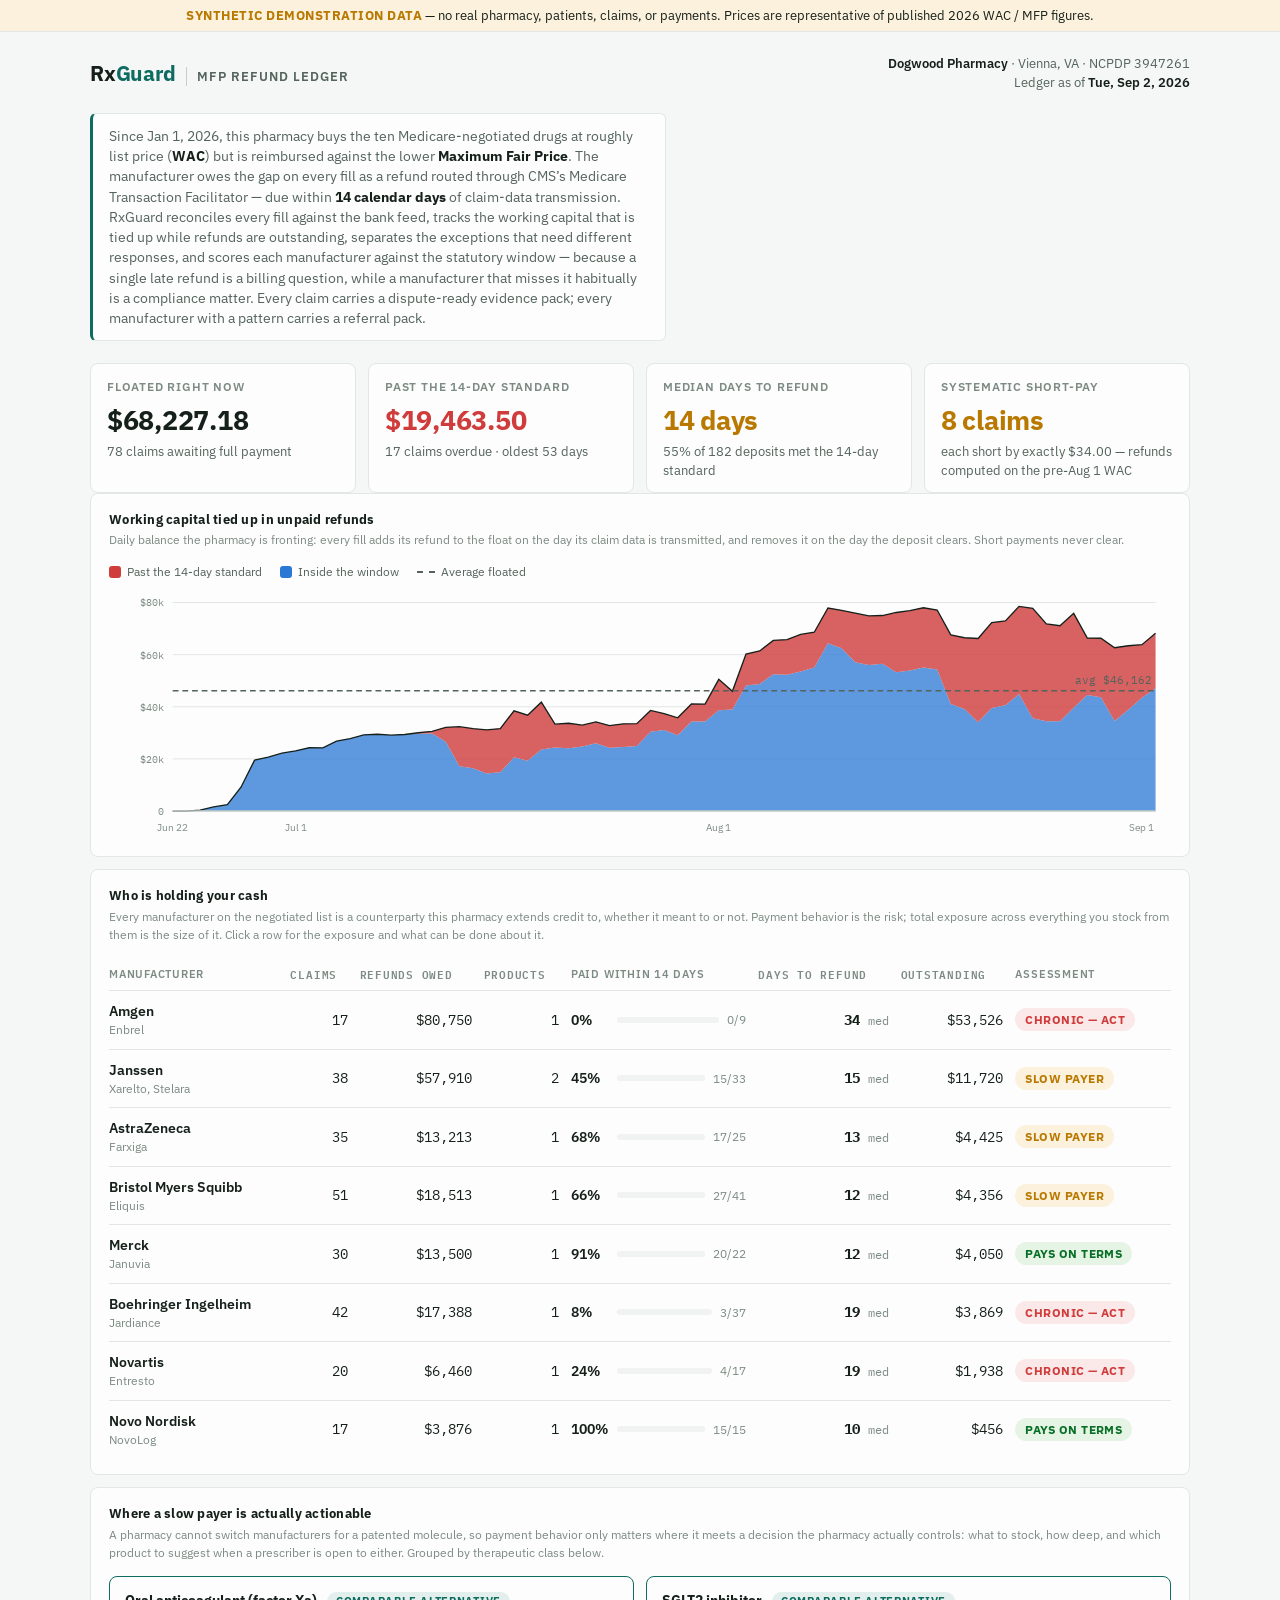
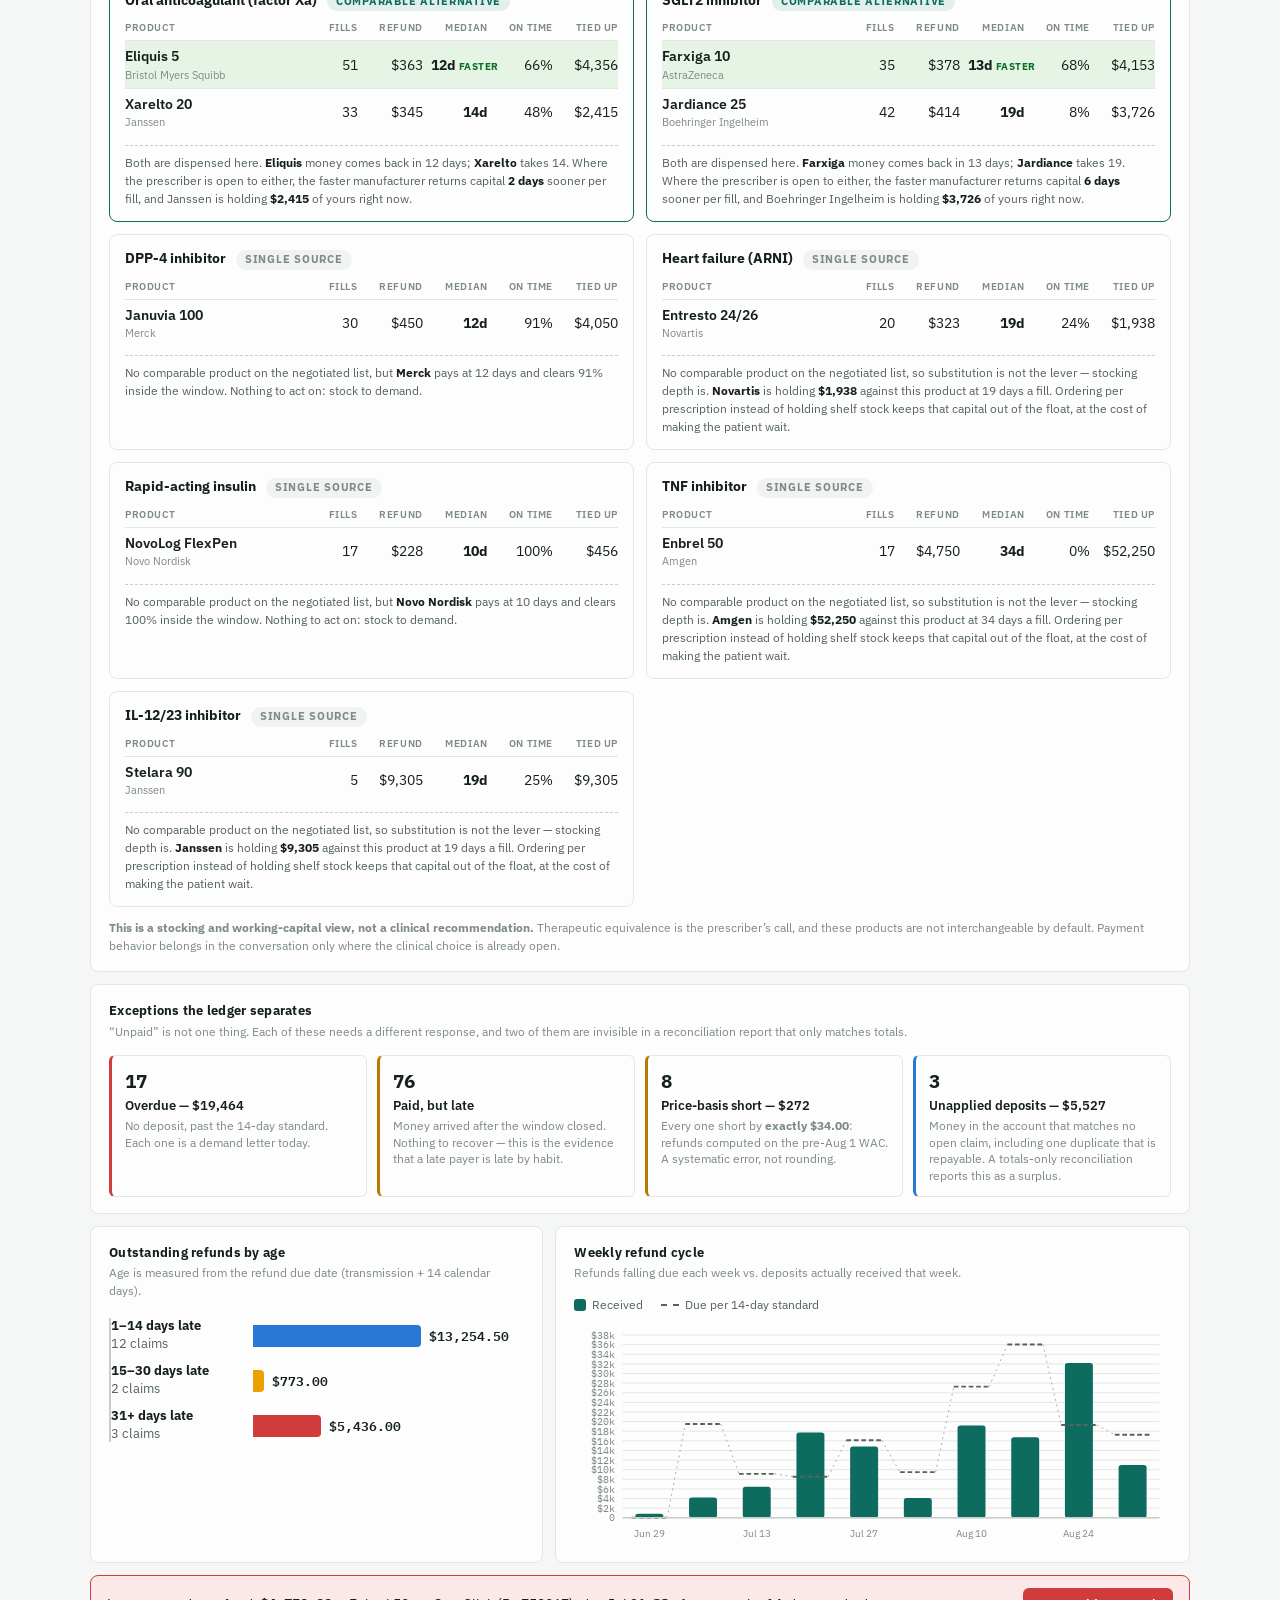
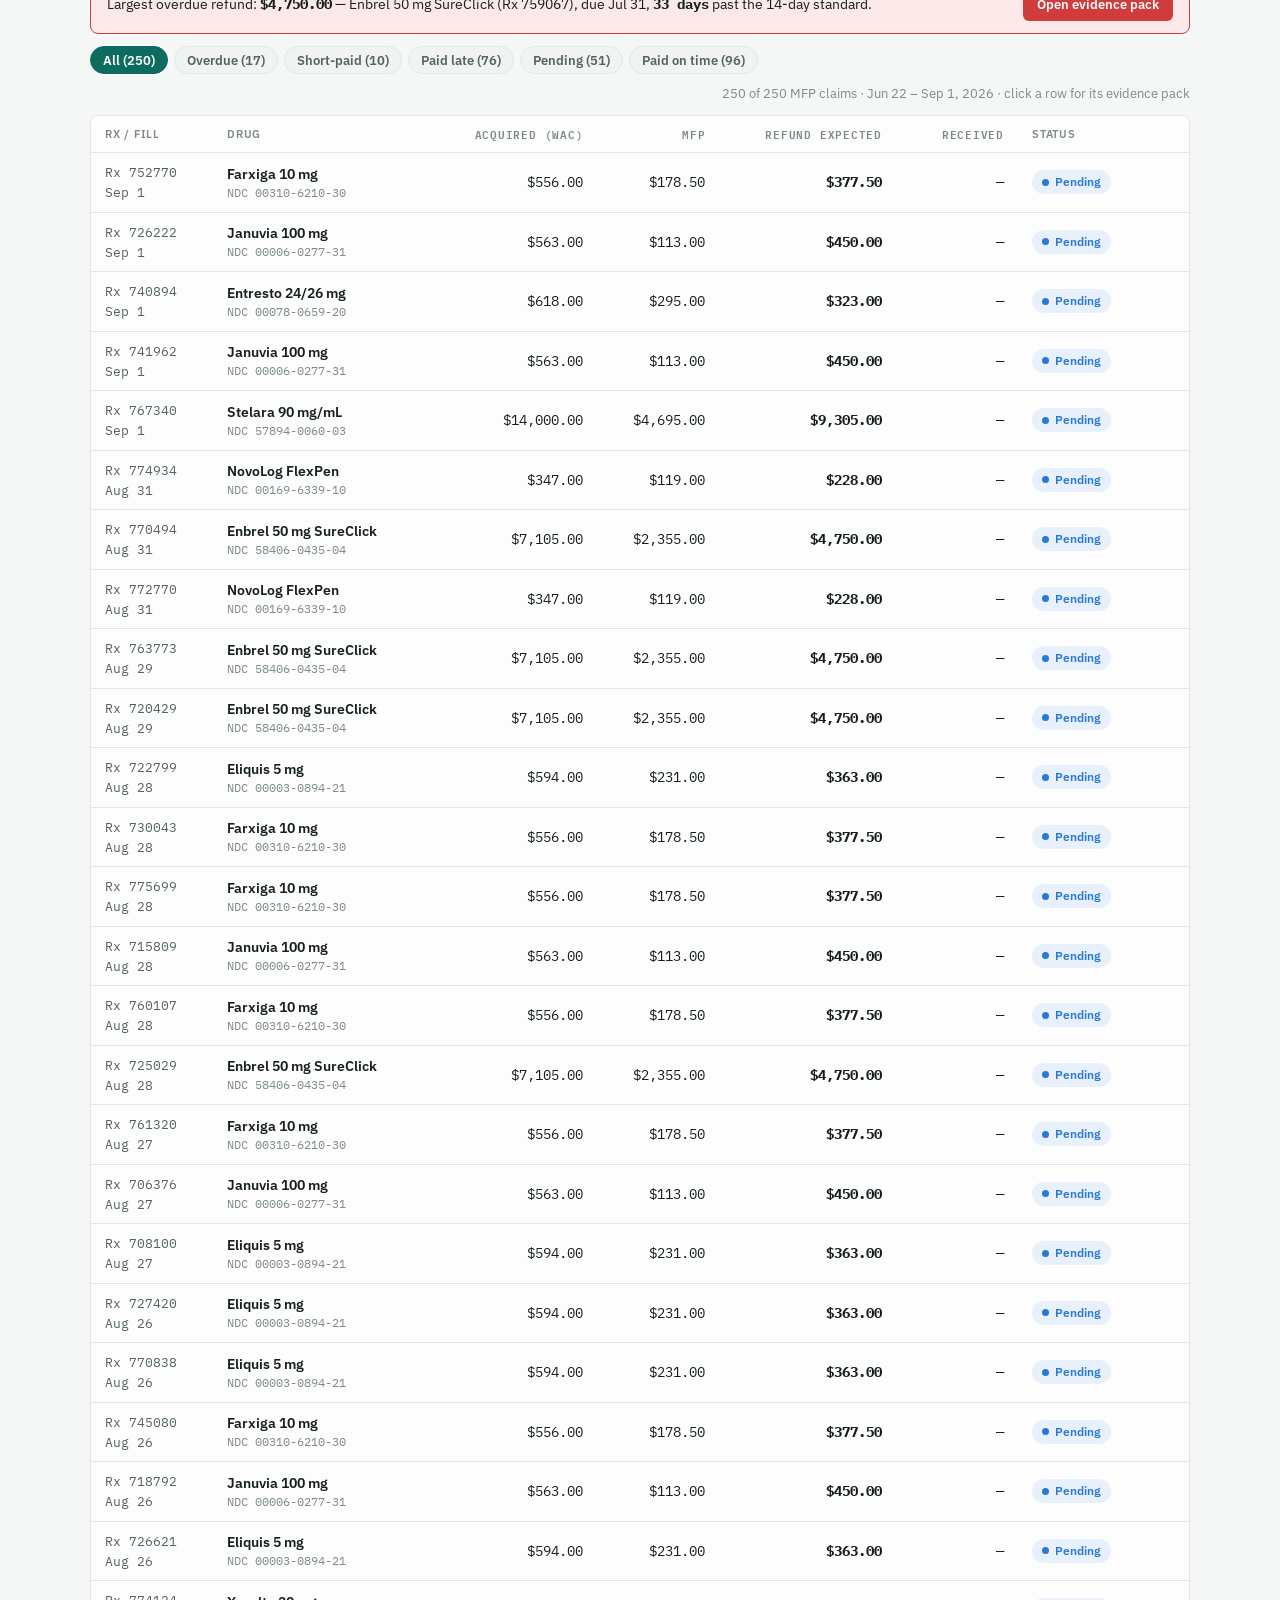
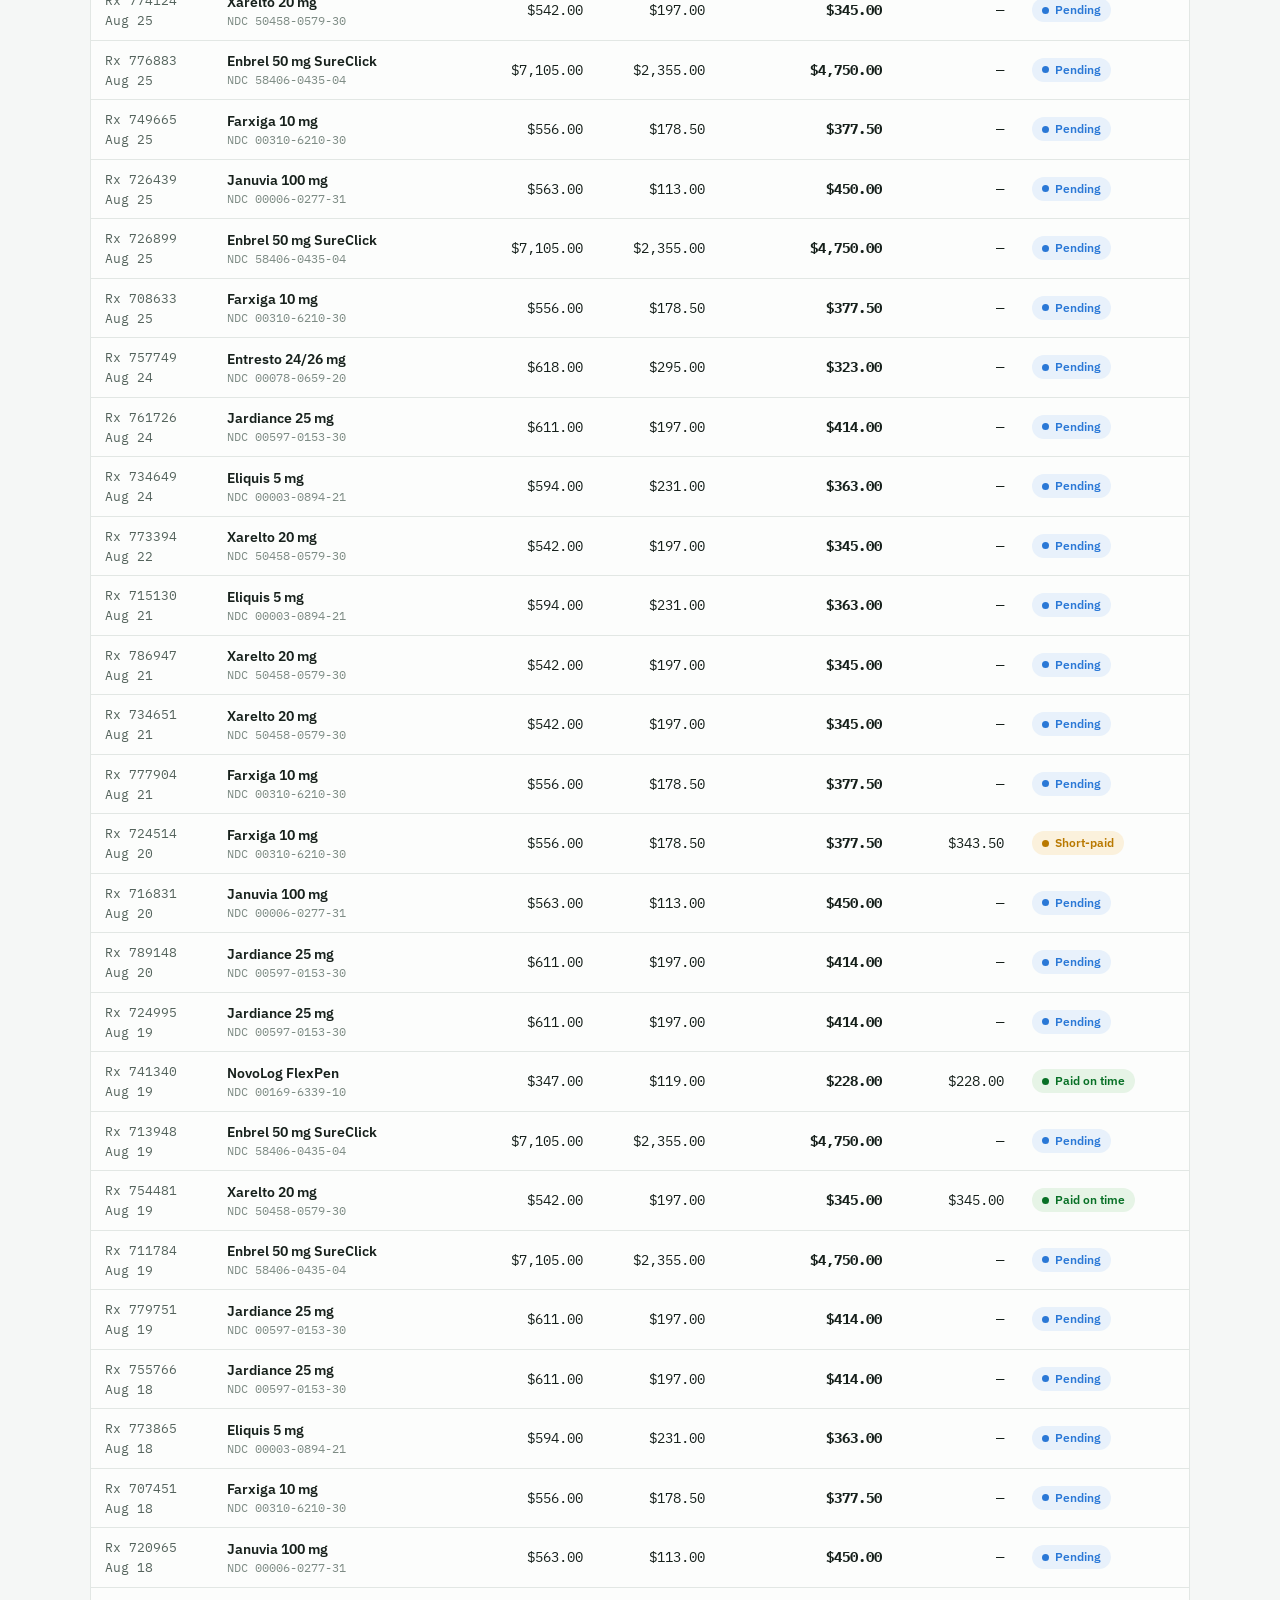
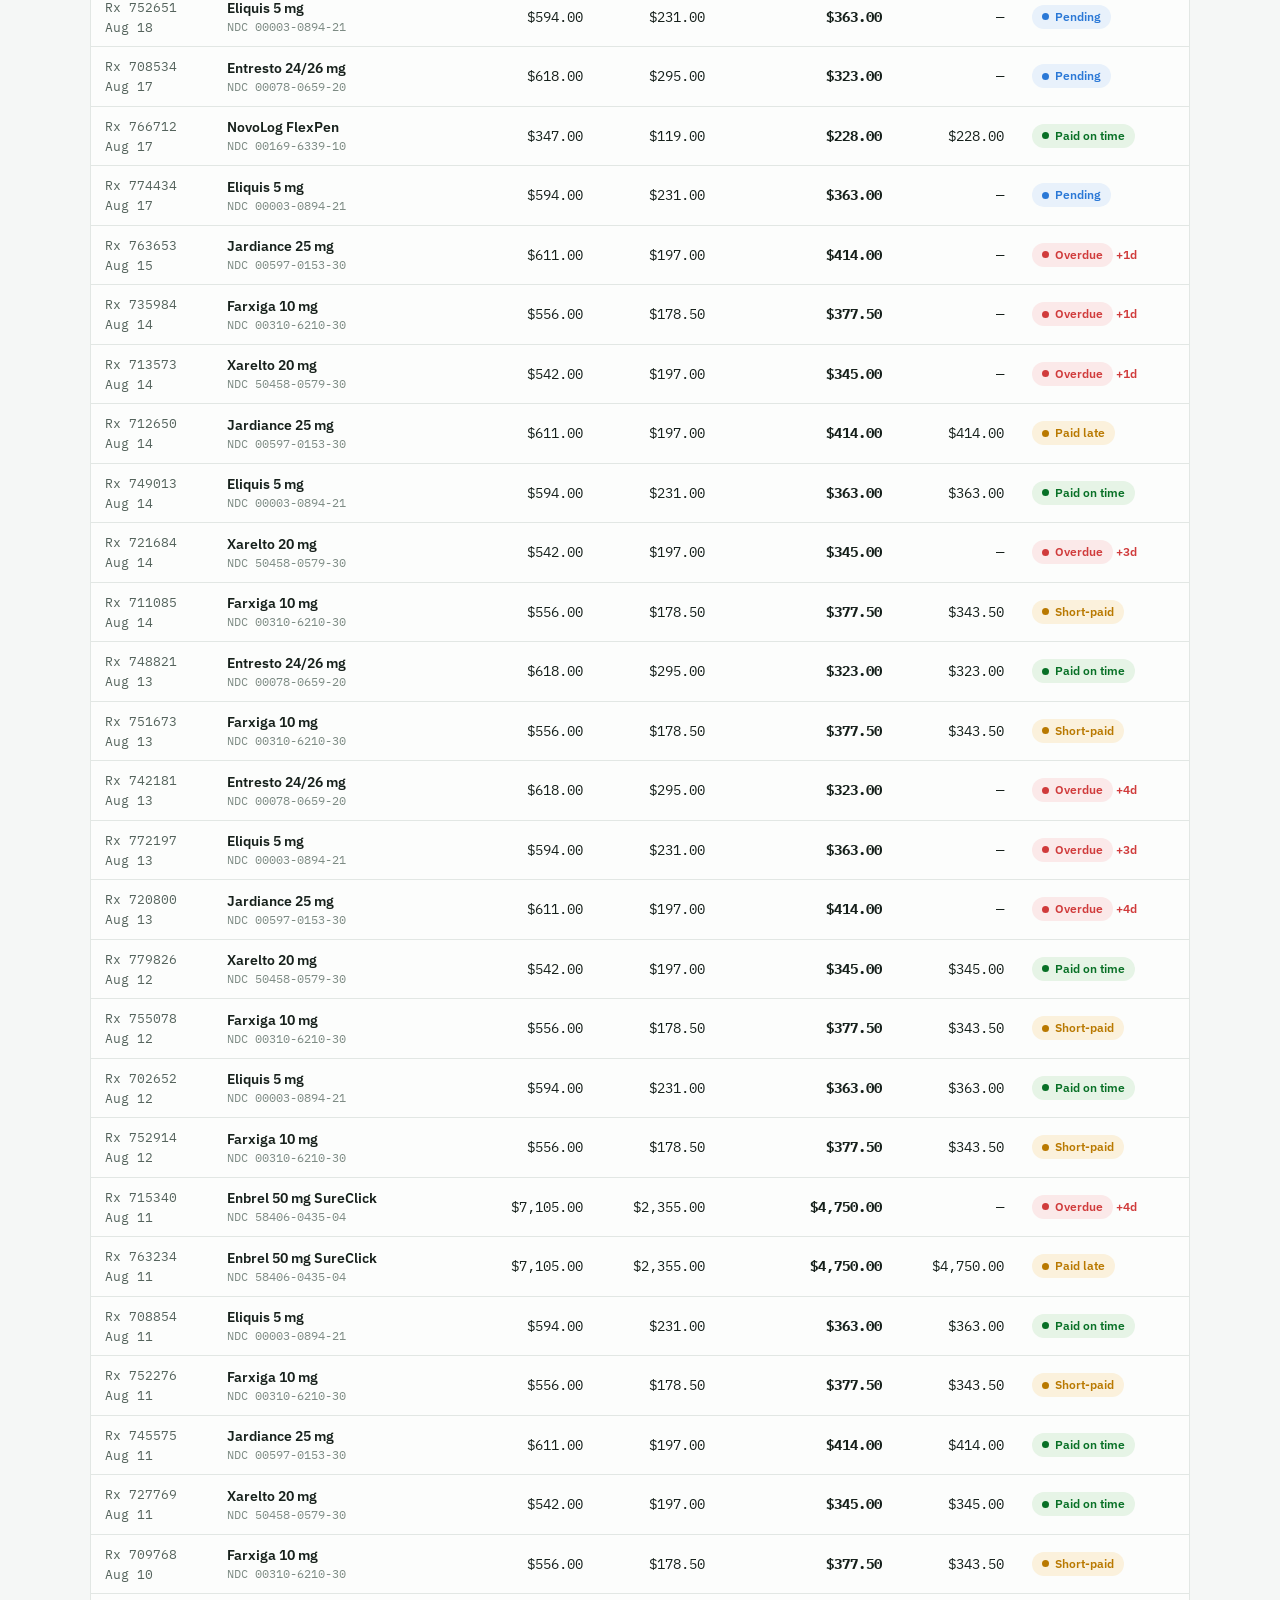
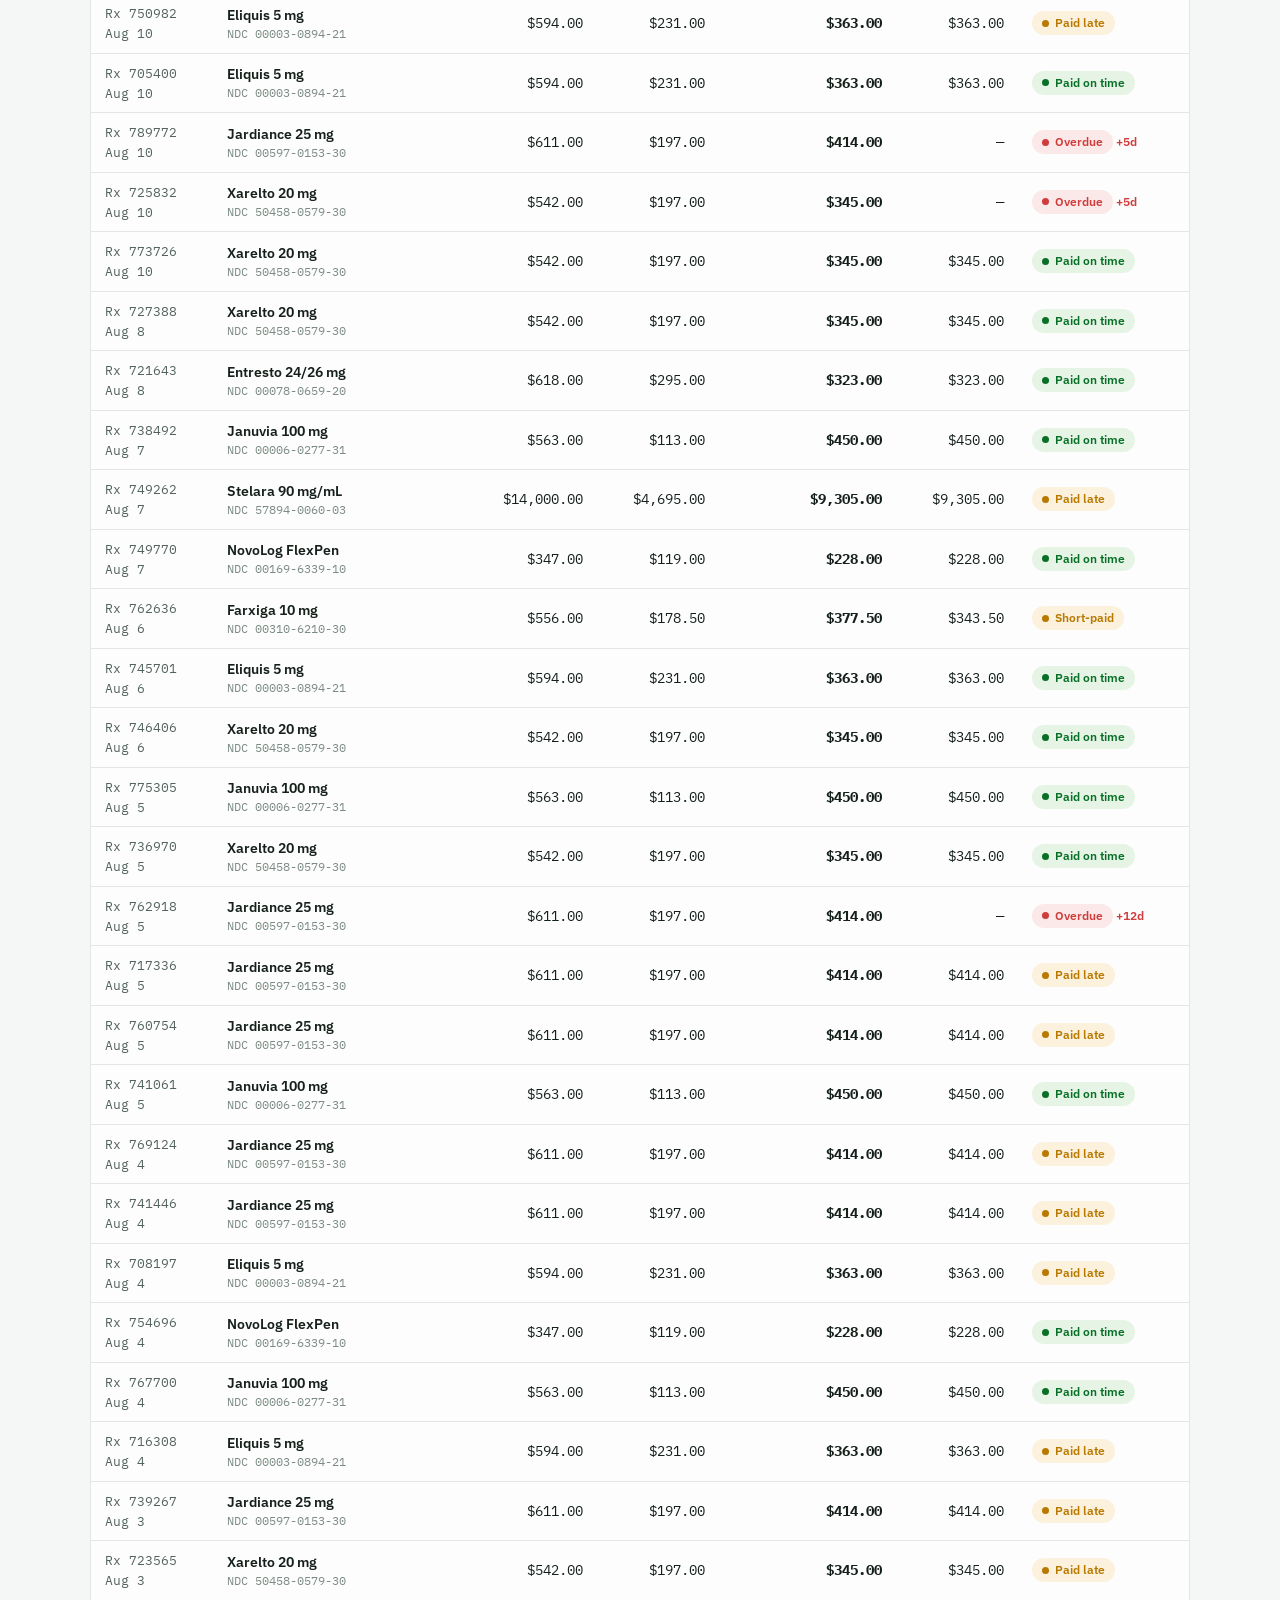
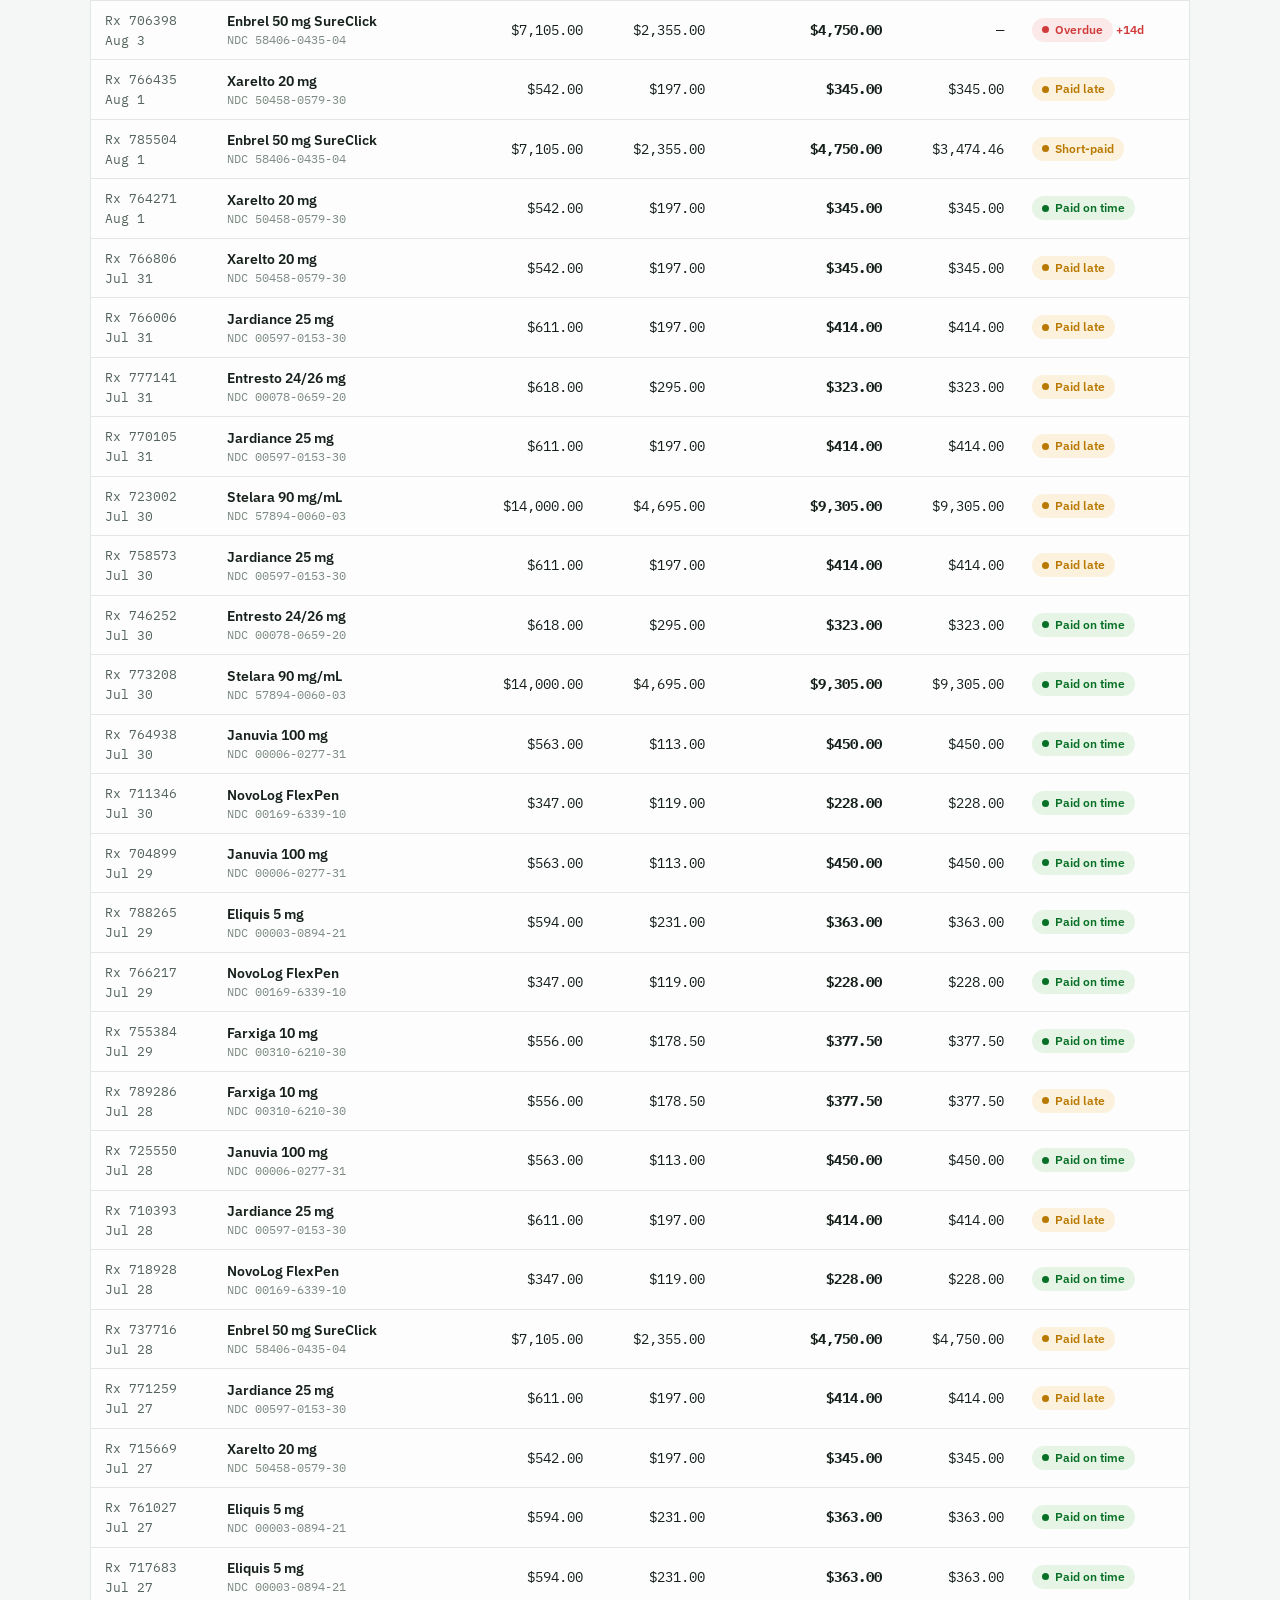
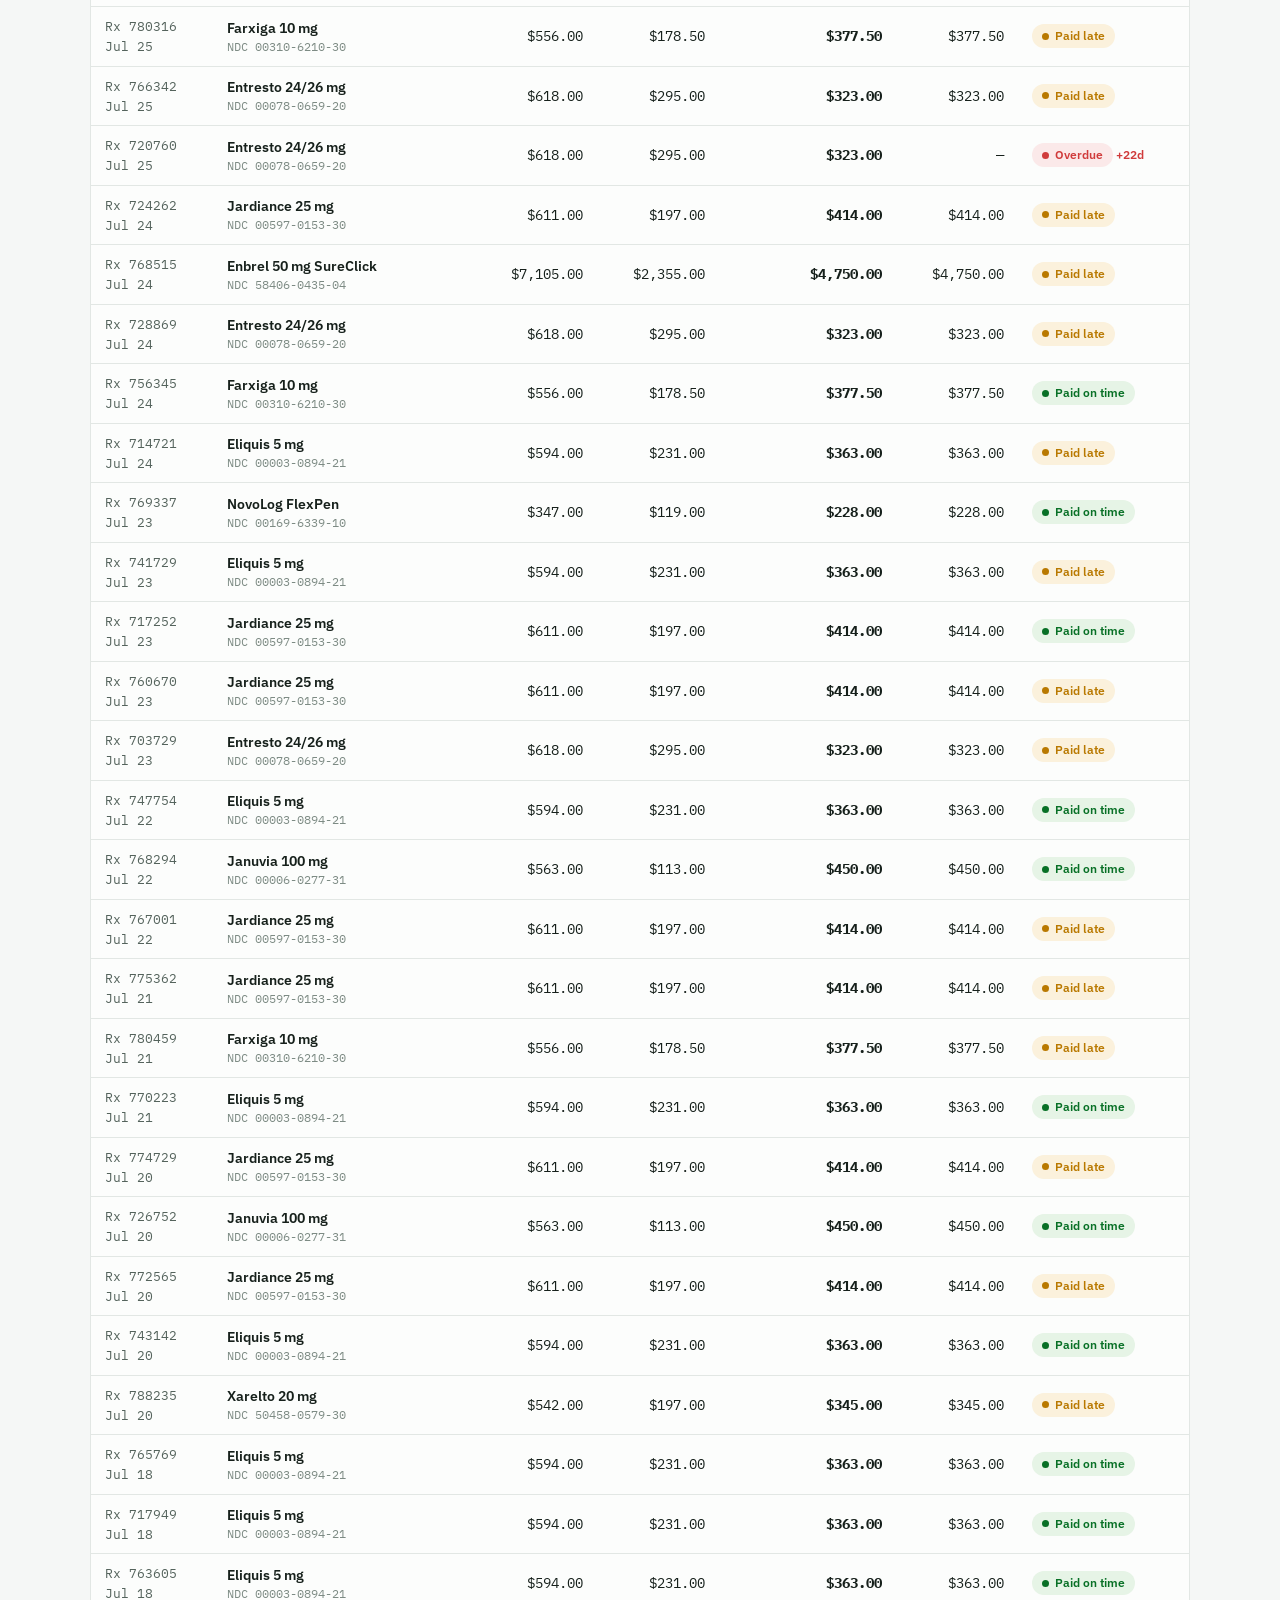
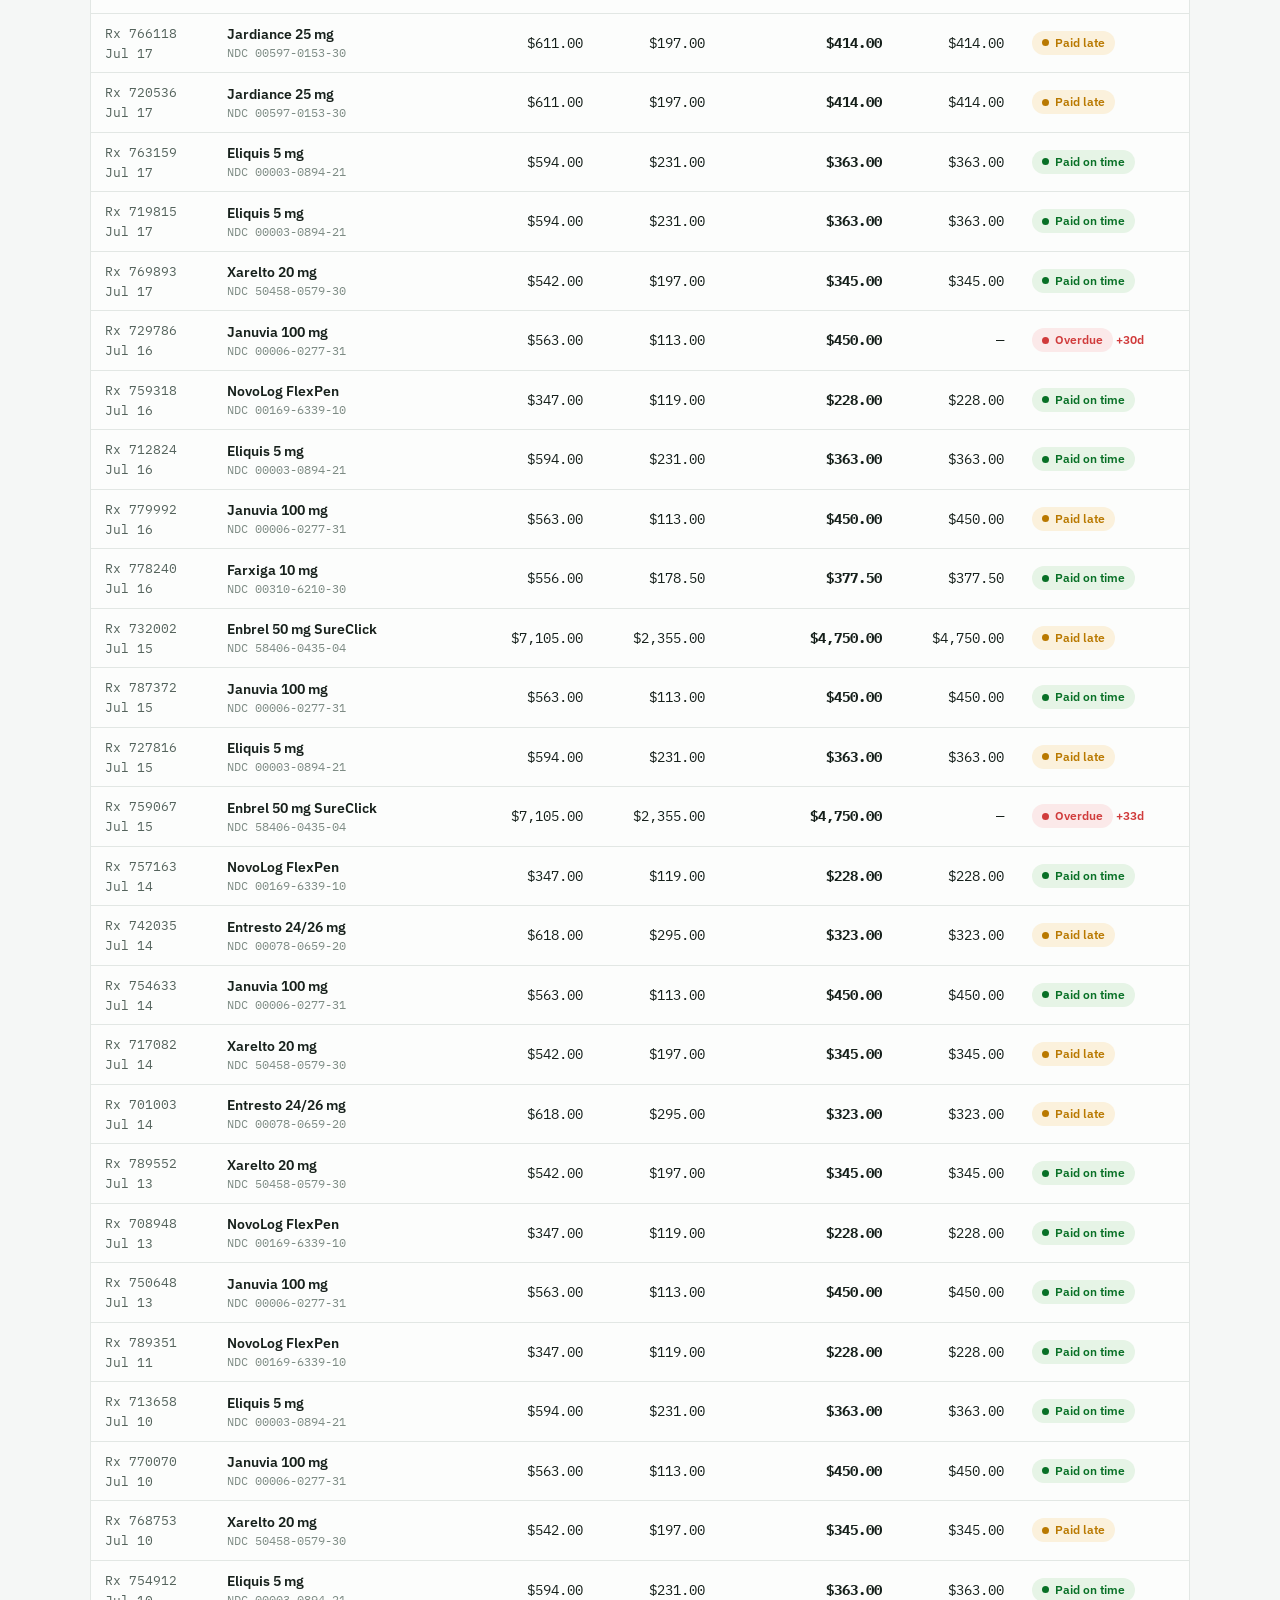
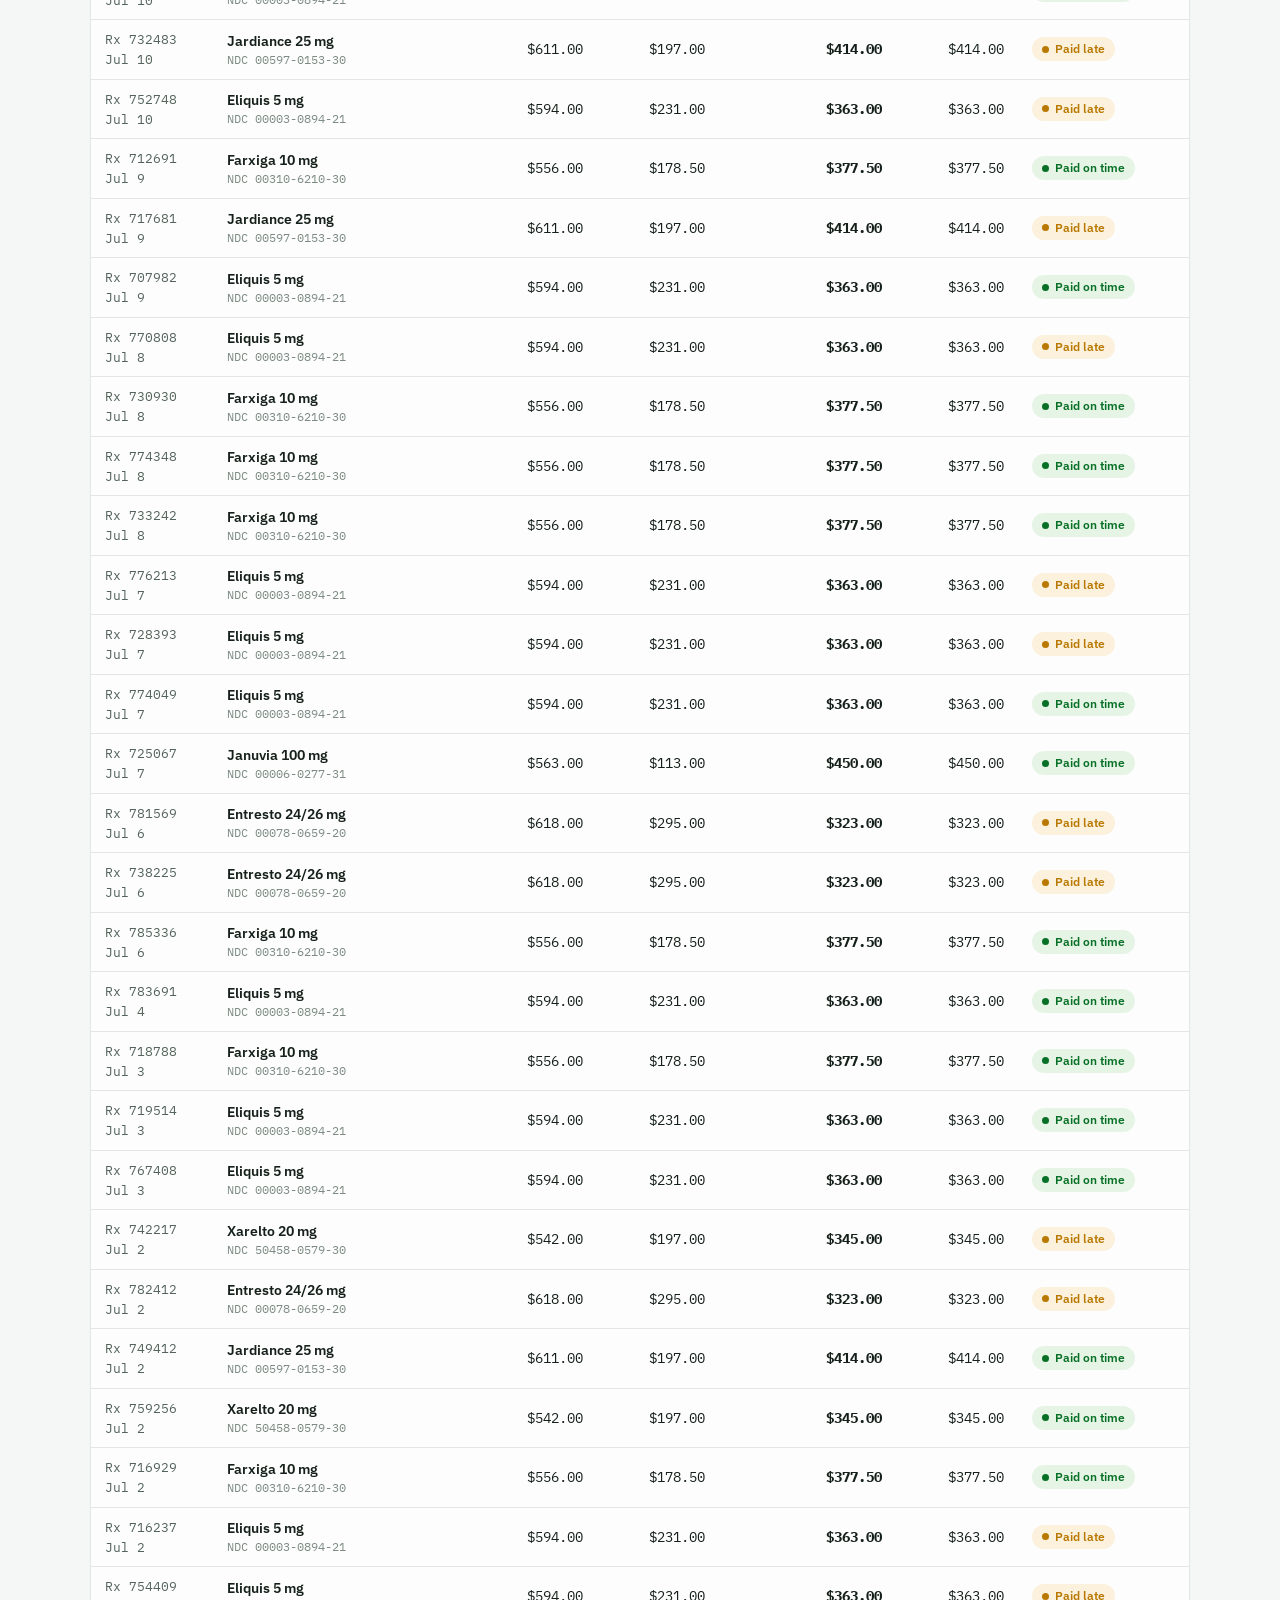
<file: web/mfp.html>
<!doctype html>
<html lang="en">
<head>
<meta charset="utf-8">
<meta name="viewport" content="width=device-width, initial-scale=1">
<meta name="robots" content="noindex">
<title>RxGuard MFP Ledger</title>
</head>
<body>
<link rel="stylesheet" href="https://fonts.googleapis.com/css2?family=IBM+Plex+Sans:wght@400;500;600;700&family=IBM+Plex+Mono:wght@400;500;600&display=swap">
<style>
  :root {
    color-scheme: light;
    --page: #f5f7f6;
    --surface: #fcfdfc;
    --surface-2: #f0f3f1;
    --ink: #16201b;
    --ink-2: #54635c;
    --muted: #7d8b84;
    --line: #e2e7e4;
    --baseline: #c6cec9;
    --accent: #0d6b60;
    --accent-soft: #e2efec;
    --on-accent: #ffffff;
    --pending: #2a78d6;      --pending-bg: #e8f1fb;
    --paid: #0ca30c;         --paid-text: #087026;  --paid-bg: #e6f4e6;
    --short: #b97900;        --short-bg: #fbf1dc;
    --overdue: #d03b3b;      --overdue-bg: #fbe9e9;
    --age-1: #2a78d6; --age-2: #eda100; --age-3: #d03b3b;
    --shadow: 0 12px 32px rgba(22,32,27,.14);
    --mono: "IBM Plex Mono", ui-monospace, "Cascadia Mono", Consolas, monospace;
    --sans: "IBM Plex Sans", "Segoe UI", system-ui, -apple-system, sans-serif;
  }
  @media (prefers-color-scheme: dark) {
    :root:not([data-theme="light"]) {
      color-scheme: dark;
      --page: #0e1210;
      --surface: #171d1a;
      --surface-2: #1e2622;
      --ink: #eef3f0;
      --ink-2: #a9b6af;
      --muted: #78857e;
      --line: #29322d;
      --baseline: #39433d;
      --accent: #4bb8a7;
      --accent-soft: #16302b;
      --on-accent: #0c1512;
      --pending: #3987e5;      --pending-bg: #17273a;
      --paid: #0ca30c;         --paid-text: #45c06c;  --paid-bg: #14291a;
      --short: #d99a1c;        --short-bg: #322611;
      --overdue: #e15e5e;      --overdue-bg: #351a1a;
      --age-1: #3987e5; --age-2: #c98500; --age-3: #d03b3b;
      --shadow: 0 12px 32px rgba(0,0,0,.5);
    }
  }
  :root[data-theme="dark"] {
    color-scheme: dark;
    --page: #0e1210;
    --surface: #171d1a;
    --surface-2: #1e2622;
    --ink: #eef3f0;
    --ink-2: #a9b6af;
    --muted: #78857e;
    --line: #29322d;
    --baseline: #39433d;
    --accent: #4bb8a7;
    --accent-soft: #16302b;
    --on-accent: #0c1512;
    --pending: #3987e5;      --pending-bg: #17273a;
    --paid: #0ca30c;         --paid-text: #45c06c;  --paid-bg: #14291a;
    --short: #d99a1c;        --short-bg: #322611;
    --overdue: #e15e5e;      --overdue-bg: #351a1a;
    --age-1: #3987e5; --age-2: #c98500; --age-3: #d03b3b;
    --shadow: 0 12px 32px rgba(0,0,0,.5);
  }

  * { box-sizing: border-box; }
  body {
    background: var(--page);
    color: var(--ink);
    font-family: var(--sans);
    font-size: 14.5px;
    line-height: 1.5;
    margin: 0;
  }
  a { color: var(--accent); }

  .wrap { max-width: 1140px; margin: 0 auto; padding: 0 20px 56px; }

  /* ---- header ---- */
  .synth-strip {
    background: var(--short-bg);
    color: var(--ink);
    border-bottom: 1px solid var(--line);
    font-size: 12.5px;
    text-align: center;
    padding: 6px 16px;
  }
  .synth-strip strong { color: var(--short); letter-spacing: .04em; }
  header.app {
    display: flex; align-items: center; gap: 14px; flex-wrap: wrap;
    padding: 22px 0 6px;
  }
  .wordmark { display: flex; align-items: baseline; gap: 10px; }
  .wordmark .rx {
    font-weight: 700; font-size: 21px; letter-spacing: -0.01em;
  }
  .wordmark .rx span { color: var(--accent); }
  .wordmark .module {
    font-size: 13px; font-weight: 600; color: var(--ink-2);
    border-left: 1px solid var(--baseline); padding-left: 10px;
    text-transform: uppercase; letter-spacing: .08em;
  }
  .store {
    margin-left: auto; text-align: right; font-size: 13px; color: var(--ink-2);
  }
  .store b { color: var(--ink); font-weight: 600; }

  .mechanism {
    border: 1px solid var(--line);
    border-left: 3px solid var(--accent);
    background: var(--surface);
    border-radius: 6px;
    padding: 12px 16px;
    margin: 14px 0 22px;
    color: var(--ink-2);
    font-size: 13.5px;
    max-width: 72ch;
  }
  .mechanism b { color: var(--ink); }

  /* ---- KPI row ---- */
  .kpis { display: grid; grid-template-columns: repeat(4, minmax(0, 1fr)); gap: 12px; }
  .kpi {
    background: var(--surface);
    border: 1px solid var(--line);
    border-radius: 8px;
    padding: 14px 16px 12px;
  }
  .kpi .lbl {
    font-size: 11.5px; text-transform: uppercase; letter-spacing: .07em;
    color: var(--muted); font-weight: 600;
  }
  .kpi .val { font-size: 27px; font-weight: 700; letter-spacing: -0.01em; margin-top: 4px; }
  .kpi .sub { font-size: 12.5px; color: var(--ink-2); margin-top: 2px; }
  .kpi .val.bad { color: var(--overdue); }
  .kpi .val.warn { color: var(--short); }

  /* ---- panels ---- */
  .row2 { display: grid; grid-template-columns: 5fr 7fr; gap: 12px; margin-top: 12px; }
  .panel {
    background: var(--surface);
    border: 1px solid var(--line);
    border-radius: 8px;
    padding: 16px 18px;
  }
  .panel h2 {
    font-size: 13px; margin: 0 0 2px; font-weight: 700;
    letter-spacing: .02em;
  }
  .panel .note { font-size: 12px; color: var(--muted); margin: 0 0 14px; }

  /* aging bars */
  .aging { display: grid; gap: 12px; margin-top: 18px; }
  .age-row { display: grid; grid-template-columns: 132px 1fr; gap: 10px; align-items: center; }
  .age-name { font-size: 12.5px; color: var(--ink-2); line-height: 1.3; }
  .age-name b { display: block; color: var(--ink); font-size: 13px; }
  .age-track { position: relative; height: 22px; }
  .age-bar {
    height: 100%; border-radius: 0 4px 4px 0; min-width: 2px;
    display: flex; align-items: center;
  }
  .age-amt {
    font-family: var(--mono); font-size: 12.5px; font-weight: 600;
    margin-left: 8px; white-space: nowrap; color: var(--ink);
    position: absolute; left: 100%; top: 50%; transform: translateY(-50%);
  }
  .age-bar-wrap { position: relative; display: inline-block; height: 22px; vertical-align: middle; }
  .aging-base { border-left: 2px solid var(--baseline); padding-left: 0; }

  /* weekly chart */
  .chart-legend {
    display: flex; gap: 18px; font-size: 12px; color: var(--ink-2);
    margin-bottom: 8px; align-items: center; flex-wrap: wrap;
  }
  .chart-legend .sw { display: inline-block; width: 12px; height: 12px; border-radius: 3px; background: var(--accent); vertical-align: -2px; margin-right: 6px; }
  .chart-legend .dash {
    display: inline-block; width: 18px; border-top: 2px dashed var(--ink-2); vertical-align: 3px; margin-right: 6px;
  }
  #weekly { width: 100%; height: auto; display: block; }
  .tip {
    position: fixed; z-index: 40; pointer-events: none;
    background: var(--surface); color: var(--ink);
    border: 1px solid var(--line); box-shadow: var(--shadow);
    border-radius: 6px; padding: 8px 11px; font-size: 12.5px;
    display: none; max-width: 240px;
  }
  .tip b { font-family: var(--mono); }

  /* ---- ledger ---- */
  .ledger { margin-top: 12px; }
  .ledger-head {
    display: flex; align-items: center; gap: 10px; flex-wrap: wrap;
    margin-bottom: 12px;
  }
  .chips { display: flex; gap: 6px; flex-wrap: wrap; }
  .chip {
    font: 600 12.5px var(--sans); color: var(--ink-2);
    background: var(--surface-2); border: 1px solid var(--line);
    border-radius: 999px; padding: 5px 12px; cursor: pointer;
  }
  .chip[aria-pressed="true"] { background: var(--accent); border-color: var(--accent); color: var(--on-accent); }
  .chip:focus-visible, .rowbtn:focus-visible, button:focus-visible { outline: 2px solid var(--accent); outline-offset: 2px; }
  .ledger-sum { margin-left: auto; font-size: 12.5px; color: var(--muted); }

  .tblwrap { overflow-x: auto; border: 1px solid var(--line); border-radius: 8px; background: var(--surface); }
  .tblwrap table { border-collapse: collapse; width: 100%; min-width: 860px; }
  thead th {
    text-align: left; font-size: 11px; text-transform: uppercase; letter-spacing: .07em;
    color: var(--muted); font-weight: 600; padding: 10px 14px;
    border-bottom: 1px solid var(--line); white-space: nowrap;
    background: var(--surface);
  }
  tbody td {
    padding: 9px 14px; border-bottom: 1px solid var(--line);
    font-size: 13.5px; white-space: nowrap; vertical-align: middle;
  }
  tbody tr:last-child td { border-bottom: none; }
  tbody tr { cursor: pointer; }
  tbody tr:hover td { background: var(--surface-2); }
  td.num, th.num { text-align: right; font-family: var(--mono); font-variant-numeric: tabular-nums; }
  .rxno { font-family: var(--mono); font-size: 12.5px; color: var(--ink-2); }
  .drugcell b { font-weight: 600; }
  .drugcell .ndc { font-family: var(--mono); font-size: 11.5px; color: var(--muted); display: block; }
  .pill {
    display: inline-flex; align-items: center; gap: 6px;
    font-size: 12px; font-weight: 600; border-radius: 999px; padding: 3px 10px;
    white-space: nowrap;
  }
  .pill::before { content: ""; width: 7px; height: 7px; border-radius: 50%; background: currentColor; }
  .pill.pending { color: var(--pending); background: var(--pending-bg); }
  .pill.paid    { color: var(--paid-text); background: var(--paid-bg); }
  .pill.short   { color: var(--short); background: var(--short-bg); }
  .pill.overdue { color: var(--overdue); background: var(--overdue-bg); }
  .agecell { font-size: 12px; color: var(--overdue); font-weight: 600; }

  .spot {
    display: flex; gap: 14px; align-items: center; flex-wrap: wrap;
    border: 1px solid var(--overdue);
    background: var(--overdue-bg);
    border-radius: 8px; padding: 12px 16px; margin-top: 12px;
  }
  .spot .t { font-size: 13.5px; }
  .spot .t b { font-family: var(--mono); }
  .spot button {
    margin-left: auto;
    background: var(--overdue); color: #fff; border: none; border-radius: 6px;
    font: 600 13px var(--sans); padding: 8px 14px; cursor: pointer;
  }

  /* ---- drawer ---- */
  .scrim {
    position: fixed; inset: 0; background: rgba(10,16,13,.45);
    z-index: 60;
  }
  .drawer {
    position: fixed; top: 0; right: 0; bottom: 0; z-index: 61;
    width: min(560px, 100%);
    background: var(--surface);
    border-left: 1px solid var(--line);
    box-shadow: var(--shadow);
    overflow-y: auto;
    padding: 22px 24px 32px;
  }
  .drawer .close {
    position: absolute; top: 14px; right: 14px;
    background: var(--surface-2); border: 1px solid var(--line); color: var(--ink-2);
    border-radius: 6px; width: 30px; height: 30px; cursor: pointer; font-size: 15px; line-height: 1;
  }
  .ep-tag {
    font-family: var(--mono); font-size: 11.5px; color: var(--muted);
    letter-spacing: .03em;
  }
  .drawer h3 { margin: 4px 0 2px; font-size: 18px; letter-spacing: -0.01em; }
  .drawer .meta { font-size: 12.5px; color: var(--ink-2); margin-bottom: 14px; }
  .drawer .meta .rxno { color: var(--ink-2); }

  .calc {
    font-family: var(--mono); font-size: 13px;
    border: 1px solid var(--line); border-radius: 8px;
    background: var(--surface-2);
    padding: 12px 14px; margin: 14px 0;
  }
  .calc .cl { display: flex; gap: 10px; padding: 3px 0; align-items: baseline; }
  .calc .cl .k { color: var(--ink-2); }
  .calc .cl .ref { color: var(--muted); font-size: 11px; }
  .calc .cl .v { margin-left: auto; font-variant-numeric: tabular-nums; }
  .calc .cl.total { border-top: 1px solid var(--baseline); margin-top: 6px; padding-top: 8px; font-weight: 600; }
  .calc .cl.variance .v { font-weight: 600; }
  .calc .cl.variance.bad .v { color: var(--overdue); }
  .calc .cl.variance.ok .v { color: var(--paid-text); }

  .sec-h {
    font-size: 11.5px; text-transform: uppercase; letter-spacing: .08em;
    color: var(--muted); font-weight: 700; margin: 20px 0 8px;
  }
  .timeline { list-style: none; margin: 0; padding: 0; }
  .timeline li {
    position: relative; padding: 0 0 14px 24px; font-size: 13.5px;
  }
  .timeline li::before {
    content: ""; position: absolute; left: 5px; top: 5px;
    width: 8px; height: 8px; border-radius: 50%;
    background: var(--baseline);
  }
  .timeline li::after {
    content: ""; position: absolute; left: 8.5px; top: 16px; bottom: -2px;
    width: 1px; background: var(--line);
  }
  .timeline li:last-child::after { display: none; }
  .timeline li.done::before { background: var(--accent); }
  .timeline li.alarm::before { background: var(--overdue); }
  .timeline li.alarm { color: var(--overdue); font-weight: 600; }
  .timeline .d { font-family: var(--mono); font-size: 12px; color: var(--muted); margin-left: 6px; }

  .evtable { width: 100%; border-collapse: collapse; font-size: 12.5px; table-layout: fixed; }
  .evtable td { padding: 6px 8px 6px 0; border-bottom: 1px solid var(--line); vertical-align: top; overflow-wrap: break-word; }
  .evtable td:first-child { width: 31%; }
  .evtable tr:last-child td { border-bottom: none; }
  .evtable .sys { color: var(--ink-2); width: 37%; }
  .evtable .id { font-family: var(--mono); font-size: 11.5px; text-align: right; padding-right: 0; }

  .letter {
    border: 1px solid var(--line); border-radius: 8px;
    background: var(--surface);
    padding: 16px 18px; font-size: 13px; white-space: pre-wrap;
    font-family: var(--mono); line-height: 1.65;
    max-height: 340px; overflow-y: auto;
  }
  .letterbar { display: flex; gap: 8px; align-items: center; margin: 8px 0 0; }
  .letterbar button {
    background: var(--accent); color: var(--on-accent); border: none;
    border-radius: 6px; font: 600 12.5px var(--sans); padding: 7px 13px; cursor: pointer;
  }
  .letterbar .copied { font-size: 12px; color: var(--paid-text); }
  .guard {
    font-size: 12px; color: var(--muted); border-top: 1px dashed var(--baseline);
    margin-top: 18px; padding-top: 10px;
  }

  /* ---- provenance ---- */
  .prov { margin-top: 12px; }
  .prov-grid { display: grid; grid-template-columns: repeat(3, 1fr); gap: 20px; margin-top: 6px; }
  .prov-h {
    font-size: 11.5px; text-transform: uppercase; letter-spacing: .08em;
    font-weight: 700; margin: 0 0 6px;
  }
  .prov-h.real  { color: var(--paid-text); }
  .prov-h.simp  { color: var(--short); }
  .prov-h.synth { color: var(--muted); }
  .prov ul { margin: 0; padding-left: 16px; font-size: 12.5px; color: var(--ink-2); }
  .prov li { margin-bottom: 7px; }
  .prov li:last-child { margin-bottom: 0; }
  .prov-src { font-size: 12px; color: var(--muted); margin: 14px 0 0; border-top: 1px dashed var(--baseline); padding-top: 10px; }
  @media (max-width: 900px) { .prov-grid { grid-template-columns: 1fr; } }

  footer.fine {
    margin-top: 28px; font-size: 12px; color: var(--muted); max-width: 88ch; line-height: 1.6;
  }

  /* ---- manufacturer scorecard ---- */
  .score-wrap { overflow-x: auto; }
  table.score { border-collapse: collapse; width: 100%; min-width: 720px; }
  table.score thead th {
    text-align: left; font-size: 11px; text-transform: uppercase; letter-spacing: .07em;
    color: var(--muted); font-weight: 600; padding: 8px 12px 8px 0;
    border-bottom: 1px solid var(--line); white-space: nowrap;
  }
  table.score tbody td { padding: 10px 12px 10px 0; border-bottom: 1px solid var(--line); font-size: 13.5px; }
  table.score tbody tr:last-child td { border-bottom: none; }
  table.score tbody tr.clickable { cursor: pointer; }
  table.score tbody tr.clickable:hover td { background: var(--surface-2); }
  table.score .mfr b { font-weight: 600; }
  table.score .mfr span { display: block; font-size: 11.5px; color: var(--muted); }
  .verdict {
    display: inline-flex; align-items: center; gap: 6px; font-size: 11.5px; font-weight: 700;
    letter-spacing: .04em; text-transform: uppercase; border-radius: 999px; padding: 3px 10px; white-space: nowrap;
  }
  .verdict.ok      { color: var(--paid-text); background: var(--paid-bg); }
  .verdict.watch   { color: var(--short);     background: var(--short-bg); }
  .verdict.pattern { color: var(--overdue);   background: var(--overdue-bg); }
  .ontime-bar { display: flex; align-items: center; gap: 8px; }
  .ontime-track { flex: 1; min-width: 60px; height: 6px; border-radius: 3px; background: var(--surface-2); overflow: hidden; }
  .ontime-fill { height: 100%; border-radius: 3px; }
  .days-cell b { font-variant-numeric: tabular-nums; }
  .days-cell span { color: var(--muted); font-size: 11.5px; }

  /* ---- therapeutic class cards ---- */
  .cls-grid { display: grid; grid-template-columns: minmax(0, 1fr) minmax(0, 1fr); gap: 12px; }
  .cls {
    border: 1px solid var(--line); border-radius: 8px; background: var(--surface); padding: 13px 15px;
  }
  .cls.choice { border-color: var(--accent); }
  .cls-h { display: flex; align-items: baseline; gap: 10px; flex-wrap: wrap; margin-bottom: 9px; }
  .cls-h b { font-size: 13.5px; }
  .cls-h .tag {
    font-size: 10.5px; font-weight: 700; letter-spacing: .07em; text-transform: uppercase;
    border-radius: 999px; padding: 2px 9px;
  }
  .cls-h .tag.choice { color: var(--accent); background: var(--accent-soft); }
  .cls-h .tag.locked { color: var(--muted); background: var(--surface-2); }
  table.opt { width: 100%; border-collapse: collapse; font-size: 12.5px; }
  table.opt { table-layout: fixed; }
  table.opt th {
    text-align: right; font-size: 10px; text-transform: uppercase; letter-spacing: .06em;
    color: var(--muted); font-weight: 600; padding: 0 0 5px 6px;
  }
  table.opt th:first-child, table.opt td:first-child { width: 34%; }
  table.opt .dname span { overflow-wrap: anywhere; }
  table.opt th:first-child { text-align: left; padding-left: 0; }
  table.opt td { padding: 5px 0 5px 8px; text-align: right; font-variant-numeric: tabular-nums; border-top: 1px solid var(--line); }
  table.opt td:first-child { text-align: left; padding-left: 0; }
  table.opt tr.best td { background: var(--paid-bg); }
  table.opt .dname b { font-weight: 600; }
  table.opt .dname span { display: block; font-size: 11px; color: var(--muted); }
  .cls-take { font-size: 12px; color: var(--ink-2); margin-top: 9px; line-height: 1.5; border-top: 1px dashed var(--baseline); padding-top: 8px; }
  .cls-take b { color: var(--ink); }
  .badge-fast { font-size: 10px; font-weight: 700; color: var(--paid-text); letter-spacing: .05em; }

  /* ---- exception taxonomy ---- */
  .exc-grid { display: grid; grid-template-columns: repeat(4, minmax(0, 1fr)); gap: 10px; }
  .exc {
    border: 1px solid var(--line); border-left: 3px solid var(--muted); border-radius: 6px;
    background: var(--surface); padding: 11px 13px;
  }
  .exc.hi { border-left-color: var(--overdue); }
  .exc.mid { border-left-color: var(--short); }
  .exc.lo { border-left-color: var(--pending); }
  .exc .n { font-size: 19px; font-weight: 700; font-variant-numeric: tabular-nums; }
  .exc .t { font-size: 12.5px; font-weight: 600; margin-top: 1px; }
  .exc .d { font-size: 11.5px; color: var(--muted); margin-top: 3px; line-height: 1.45; }

  /* ---- float chart ---- */
  #floatchart { width: 100%; height: auto; display: block; }

  /* ---- projection ---- */
  .proj-grid { display: grid; grid-template-columns: repeat(3, minmax(0, 1fr)); gap: 14px; margin-top: 4px; }
  .proj { border: 1px solid var(--line); border-radius: 8px; padding: 13px 15px; background: var(--surface); }
  .proj.now { border-color: var(--baseline); }
  .proj.next { border-color: var(--accent); background: var(--accent-soft); }
  .proj .lbl { font-size: 11px; text-transform: uppercase; letter-spacing: .07em; color: var(--muted); font-weight: 600; }
  .proj .big { font-size: 23px; font-weight: 700; margin-top: 3px; font-variant-numeric: tabular-nums; }
  .proj .sub { font-size: 12px; color: var(--ink-2); margin-top: 2px; }

  /* ---- escalation ladder ---- */
  .ladder { list-style: none; margin: 0; padding: 0; }
  .ladder li {
    display: flex; gap: 10px; align-items: flex-start; font-size: 13px;
    padding: 7px 0; border-bottom: 1px dashed var(--line);
  }
  .ladder li:last-child { border-bottom: none; }
  .ladder .step {
    flex: none; width: 20px; height: 20px; border-radius: 50%; font-size: 11px; font-weight: 700;
    display: grid; place-items: center; background: var(--surface-2); color: var(--muted);
    border: 1px solid var(--line);
  }
  .ladder li.done .step { background: var(--paid-bg); color: var(--paid-text); border-color: var(--paid-text); }
  .ladder li.now .step  { background: var(--overdue); color: #fff; border-color: var(--overdue); }
  .ladder li.now { font-weight: 600; }
  .ladder .when { margin-left: auto; font-family: var(--mono); font-size: 11.5px; color: var(--muted); white-space: nowrap; }

  table.carry-list { width: 100%; table-layout: fixed; border-collapse: collapse; font-size: 12.5px; }
  table.carry-list td { padding: 7px 0; border-bottom: 1px solid var(--line); vertical-align: top; overflow-wrap: anywhere; }
  table.carry-list tr:last-child td { border-bottom: none; }
  table.carry-list td:first-child { width: 46%; padding-right: 12px; }
  table.carry-list .sys { color: var(--ink-2); }

  .pattern-box {
    border: 1px solid var(--overdue); background: var(--overdue-bg); border-radius: 8px;
    padding: 11px 14px; margin: 14px 0; font-size: 13px;
  }
  .pattern-box b { font-family: var(--mono); }

  @media (max-width: 900px) {
    .cls-grid { grid-template-columns: minmax(0, 1fr); }
    .exc-grid { grid-template-columns: repeat(2, minmax(0, 1fr)); }
    .proj-grid { grid-template-columns: 1fr; }
  }

  [hidden] { display: none !important; }

  @media (max-width: 900px) {
    .kpis { grid-template-columns: repeat(2, minmax(0, 1fr)); }
    .row2 { grid-template-columns: 1fr; }
    .store { margin-left: 0; text-align: left; width: 100%; }
  }
  @media (max-width: 560px) {
    .kpis { grid-template-columns: minmax(0, 1fr); }
    .exc-grid { grid-template-columns: minmax(0, 1fr); }
  }
  @media (prefers-reduced-motion: no-preference) {
    .drawer { animation: slidein .18s ease-out; }
    @keyframes slidein { from { transform: translateX(24px); opacity: .4; } to { transform: none; opacity: 1; } }
  }
</style>

<div class="synth-strip"><strong>SYNTHETIC DEMONSTRATION DATA</strong> — no real pharmacy, patients, claims, or payments. Prices are representative of published 2026 WAC / MFP figures.</div>

<div class="wrap">
  <header class="app">
    <div class="wordmark">
      <div class="rx">Rx<span>Guard</span></div>
      <div class="module">MFP Refund Ledger</div>
    </div>
    <div class="store">
      <b>Dogwood Pharmacy</b> · Vienna, VA · NCPDP 3947261<br>
      Ledger as of <b>Tue, Sep 2, 2026</b>
    </div>
  </header>

  <div class="mechanism">
    Since Jan 1, 2026, this pharmacy buys the ten Medicare-negotiated drugs at roughly list price
    (<b>WAC</b>) but is reimbursed against the lower <b>Maximum Fair Price</b>. The manufacturer owes
    the gap on every fill as a refund routed through CMS&rsquo;s Medicare Transaction Facilitator —
    due within <b>14 calendar days</b> of claim-data transmission. RxGuard reconciles every fill against the
    bank feed, tracks the working capital that is tied up while refunds are outstanding, separates the exceptions
    that need different responses, and scores each manufacturer against the statutory window — because a single
    late refund is a billing question, while a manufacturer that misses it habitually is a compliance matter.
    Every claim carries a dispute-ready evidence pack; every manufacturer with a pattern carries a referral pack.
  </div>

  <div class="kpis" id="kpis"></div>

  <section class="panel">
    <h2>Working capital tied up in unpaid refunds</h2>
    <p class="note">Daily balance the pharmacy is fronting: every fill adds its refund to the float on the day
      its claim data is transmitted, and removes it on the day the deposit clears. Short payments never clear.</p>
    <div class="chart-legend">
      <span><span class="sw" style="background:var(--overdue)"></span>Past the 14-day standard</span>
      <span><span class="sw" style="background:var(--pending)"></span>Inside the window</span>
      <span><span class="dash"></span>Average floated</span>
    </div>
    <svg id="floatchart" viewBox="0 0 1100 260" role="img" aria-label="Daily outstanding refund balance over eleven weeks, split into amounts inside the 14-day window and past it"></svg>
  </section>

  <section class="panel" style="margin-top:12px">
    <h2>Who is holding your cash</h2>
    <p class="note">Every manufacturer on the negotiated list is a counterparty this pharmacy extends credit to,
      whether it meant to or not. Payment behavior is the risk; total exposure across everything you stock from
      them is the size of it. Click a row for the exposure and what can be done about it.</p>
    <div class="score-wrap">
      <table class="score">
        <thead>
          <tr>
            <th>Manufacturer</th>
            <th class="num">Claims</th>
            <th class="num">Refunds owed</th>
            <th class="num">Products</th>
            <th>Paid within 14 days</th>
            <th class="num">Days to refund</th>
            <th class="num">Outstanding</th>
            <th>Assessment</th>
          </tr>
        </thead>
        <tbody id="scorebody"></tbody>
      </table>
    </div>
  </section>

  <section class="panel" style="margin-top:12px">
    <h2>Where a slow payer is actually actionable</h2>
    <p class="note">A pharmacy cannot switch manufacturers for a patented molecule, so payment behavior only
      matters where it meets a decision the pharmacy actually controls: what to stock, how deep, and which product
      to suggest when a prescriber is open to either. Grouped by therapeutic class below.</p>
    <div class="cls-grid" id="classes"></div>
    <p class="note" style="margin:12px 0 0"><b>This is a stocking and working-capital view, not a clinical
      recommendation.</b> Therapeutic equivalence is the prescriber&rsquo;s call, and these products are not
      interchangeable by default. Payment behavior belongs in the conversation only where the clinical choice is
      already open.</p>
  </section>

  <section class="panel" style="margin-top:12px">
    <h2>Exceptions the ledger separates</h2>
    <p class="note">&ldquo;Unpaid&rdquo; is not one thing. Each of these needs a different response, and two of them
      are invisible in a reconciliation report that only matches totals.</p>
    <div class="exc-grid" id="exceptions"></div>
  </section>

  <div class="row2" style="margin-top:12px">
    <section class="panel">
      <h2>Outstanding refunds by age</h2>
      <p class="note">Age is measured from the refund due date (transmission&nbsp;+&nbsp;14 calendar days).</p>
      <div class="aging aging-base" id="aging"></div>
    </section>
    <section class="panel">
      <h2>Weekly refund cycle</h2>
      <p class="note">Refunds falling due each week vs. deposits actually received that week.</p>
      <div class="chart-legend">
        <span><span class="sw"></span>Received</span>
        <span><span class="dash"></span>Due per 14-day standard</span>
      </div>
      <svg id="weekly" viewBox="0 0 640 240" role="img" aria-label="Weekly refunds due versus received, ten weeks"></svg>
    </section>
  </div>

  <div class="spot" id="spot"></div>

  <section class="ledger">
    <div class="ledger-head">
      <div class="chips" id="chips" role="group" aria-label="Filter claims by status"></div>
      <div class="ledger-sum" id="ledgersum"></div>
    </div>
    <div class="tblwrap">
      <table>
        <thead>
          <tr>
            <th>Rx / Fill</th>
            <th>Drug</th>
            <th class="num">Acquired (WAC)</th>
            <th class="num">MFP</th>
            <th class="num">Refund expected</th>
            <th class="num">Received</th>
            <th>Status</th>
          </tr>
        </thead>
        <tbody id="tbody"></tbody>
      </table>
    </div>
  </section>

  <section class="panel" style="margin-top:12px">
    <h2>What this becomes in 2027</h2>
    <p class="note">Ten negotiated drugs are in effect today. Fifteen more take effect Jan&nbsp;1,&nbsp;2027, and the
      340B rebate pilot routes a second manufacturer-refund stream through the same facilitator.</p>
    <div class="proj-grid" id="projection"></div>
    <p class="note" style="margin:12px 0 0">The 2027 figures scale this pharmacy&rsquo;s observed refund-per-fill and
      payment behavior across the announced drug list. They are an extrapolation, not a forecast.</p>
  </section>

  <section class="panel prov">
    <h2>Data provenance</h2>
    <p class="note">Exactly where this demo touches reality — and where it doesn't.</p>
    <div class="prov-grid">
      <div>
        <h4 class="prov-h real">Real</h4>
        <ul>
          <li>The Medicare Drug Price Negotiation Program and its Jan&nbsp;1,&nbsp;2026 effective date; manufacturer refunds routed through the CMS Medicare Transaction Facilitator.</li>
          <li>The 14-calendar-day refund standard (42&nbsp;U.S.C. §1320f-2 and CMS program guidance).</li>
          <li>All eight drugs shown, matched to their actual manufacturers, are among the ten selected drugs.</li>
          <li>The MFP column holds CMS&rsquo;s published 2026 negotiated prices for a 30-day supply ($231 Eliquis &hellip; $2,355 Enbrel).</li>
          <li>The cash-flow pain is documented: NCPA estimates roughly $11K/week floated per pharmacy, with real-world payment averaging ~21 days against the 14-day standard — this ledger averages <span id="provMedian">&mdash;</span> days to refund, in that range, and floats
          <span id="provWeekly">&mdash;</span> per week &mdash; somewhat above NCPA&rsquo;s per-pharmacy average,
          since the modeled panel is deliberately Medicare-heavy.</li>
        </ul>
      </div>
      <div>
        <h4 class="prov-h simp">Real, but simplified</h4>
        <ul>
          <li>&ldquo;Expected refund = WAC&nbsp;&minus;&nbsp;MFP&rdquo; is the standard industry simplification; the true basis is the dispenser&rsquo;s actual acquisition price, usually WAC minus a wholesaler discount.</li>
          <li>WAC figures are representative list prices, not verified current WACs — the MFP side is exact, the WAC side is approximate.</li>
          <li>The 14-day clock here starts at MTF transmission; CMS guidance carries receipt-and-verification nuance a real system must model.</li>
          <li>Every fill is modeled as a retrospective refund — the dominant 2026 pattern, though prospective effectuation exists.</li>
          <li>NDCs are correctly formatted and largely match real products, but were not verified against the FDA NDC directory.</li>
          <li>Therapeutic classes are assigned here, and only two pairs are marked comparable (the two factor&nbsp;Xa
            inhibitors, and the two SGLT2 inhibitors). That is a coarse judgment: even within a class these products
            differ by indication, dosing and evidence base, and nothing here should be read as a clinical equivalence claim.</li>
          <li>Carrying cost assumes a 9.5% line-of-credit rate. The interest is modest at this volume; the binding
            constraint for an independent is the working capital itself, not the interest on it.</li>
        </ul>
      </div>
      <div>
        <h4 class="prov-h synth">Fabricated</h4>
        <ul>
          <li>The pharmacy, its address and NCPDP number; every Rx number, invoice line, MTF reference, ACH trace, adjudication ID, fill date, deposit, and short-payment — all generated deterministically from a fixed seed.</li>
          <li>The letter&rsquo;s addressee (&ldquo;Medicare MFP Effectuation Team&rdquo;) is an invented label, and the letter paraphrases the refund requirement rather than citing it.</li>
          <li><b>Every manufacturer&rsquo;s payment behavior is invented.</b> The compliance scorecard is the honest
            output of a made-up input: each company was assigned a payment profile, and the ledger reports what those
            profiles produce. Nothing here describes how any real manufacturer actually pays.</li>
        </ul>
      </div>
    </div>
    <p class="prov-src">Sources:
      <a href="https://www.cms.gov/files/document/pharmacy-dispensing-entity-mtf-fact-sheet.pdf">CMS pharmacy/dispensing-entity MTF fact sheet (PDF)</a> ·
      <a href="https://www.cms.gov/inflation-reduction-act-and-medicare/medicare-drug-price-negotiation">CMS Medicare Drug Price Negotiation Program</a> ·
      <a href="https://ncpa.org/newsroom/news-releases/2025/06/13/ascp-and-ncpa-announce-joint-recommendations-manufacturers">NCPA/ASCP joint recommendations (Jun 2025)</a> ·
      <a href="https://ncpa.org/newsroom/qam/2026/08/17/ncpa-submits-comments-cms-mdpnp">NCPA comments to CMS (Aug 2026)</a>
    </p>
  </section>

  <footer class="fine">
    Every figure on this page is computed from the synthetic claim ledger below it — the
    charts, tiles, and letters contain no number that does not resolve to a ledger row and a
    source-record reference. That is the RxGuard rule: deterministic facts first; narration never
    invents a dollar.<br><br>
    All pharmacies, prescribers, prescription numbers, invoices, transaction IDs, and payments shown
    are synthetic. Drug names and 2026 negotiated-price context appear for realism only; figures are
    representative, not statements about any real transaction or party. Not affiliated with CMS, the
    Medicare Transaction Facilitator, or any manufacturer. Prototype — not legal, billing, or
    clinical advice.
  </footer>
</div>

<div class="tip" id="tip"></div>

<div class="scrim" id="scrim" hidden></div>
<aside class="drawer" id="drawer" hidden aria-label="Claim evidence pack"></aside>

<script>
"use strict";
/* ---------- synthetic ledger (curated, deterministic) ---------- */

const DRUGS = {
  eliquis:  { name: "Eliquis 5 mg",              generic: "apixaban",              ndc: "00003-0894-21", pkg: "60 tabs (30-day)",  wac: 594.00,  mfp: 231.00,  mfr: "Bristol Myers Squibb" },
  jardiance:{ name: "Jardiance 25 mg",           generic: "empagliflozin",         ndc: "00597-0153-30", pkg: "30 tabs (30-day)",  wac: 611.00,  mfp: 197.00,  mfr: "Boehringer Ingelheim" },
  xarelto:  { name: "Xarelto 20 mg",             generic: "rivaroxaban",           ndc: "50458-0579-30", pkg: "30 tabs (30-day)",  wac: 542.00,  mfp: 197.00,  mfr: "Janssen" },
  januvia:  { name: "Januvia 100 mg",            generic: "sitagliptin",           ndc: "00006-0277-31", pkg: "30 tabs (30-day)",  wac: 563.00,  mfp: 113.00,  mfr: "Merck" },
  farxiga:  { name: "Farxiga 10 mg",             generic: "dapagliflozin",         ndc: "00310-6210-30", pkg: "30 tabs (30-day)",  wac: 556.00,  mfp: 178.50, mfr: "AstraZeneca" },
  entresto: { name: "Entresto 24/26 mg",         generic: "sacubitril/valsartan",  ndc: "00078-0659-20", pkg: "60 tabs (30-day)",  wac: 618.00,  mfp: 295.00,  mfr: "Novartis" },
  novolog:  { name: "NovoLog FlexPen",           generic: "insulin aspart",        ndc: "00169-6339-10", pkg: "5 × 3 mL pens", wac: 347.00, mfp: 119.00,  mfr: "Novo Nordisk" },
  enbrel:   { name: "Enbrel 50 mg SureClick",    generic: "etanercept",            ndc: "58406-0435-04", pkg: "4 auto-injectors",  wac: 7105.00, mfp: 2355.00, mfr: "Amgen" },
  stelara:  { name: "Stelara 90 mg/mL",          generic: "ustekinumab",           ndc: "57894-0060-03", pkg: "1 prefilled syringe", wac: 14000.00, mfp: 4695.00, mfr: "Janssen" },
};

/* Therapeutic class. Where a class holds two negotiated products from
   different manufacturers, the pharmacy has a real choice to influence; where
   it holds one, the exposure is structural and the lever is stocking. */
const CLASSES = {
  doac:    { label: "Oral anticoagulant (factor Xa)", keys: ["eliquis", "xarelto"], comparable: true },
  sglt2:   { label: "SGLT2 inhibitor",                keys: ["jardiance", "farxiga"], comparable: true },
  dpp4:    { label: "DPP-4 inhibitor",                keys: ["januvia"] },
  arni:    { label: "Heart failure (ARNI)",           keys: ["entresto"] },
  insulin: { label: "Rapid-acting insulin",           keys: ["novolog"] },
  tnf:     { label: "TNF inhibitor",                  keys: ["enbrel"] },
  il23:    { label: "IL-12/23 inhibitor",             keys: ["stelara"] },
};
for (const [ck, c] of Object.entries(CLASSES)) for (const k of c.keys) { DRUGS[k].cls = ck; DRUGS[k].clsName = c.label; }

/* Cost of carrying an unpaid refund, at a stated line-of-credit rate. This is
   what converts "days late" into a number an owner can act on. */
const APR = 0.095;
const carry = (amount, days) => +(amount * (APR / 365) * days).toFixed(2);

/* ---------- helpers ---------- */
const DAY_MS = 86400000;
const d = s => new Date(s + "T12:00:00");
const addDays = (dt, n) => new Date(dt.getTime() + n * DAY_MS);
const fmtD = dt => dt.toLocaleDateString("en-US", { month: "short", day: "numeric" });
const fmtDY = dt => dt.toLocaleDateString("en-US", { month: "short", day: "numeric", year: "numeric" });
const iso = dt => dt.toISOString().slice(0, 10);
const usd = n => n.toLocaleString("en-US", { style: "currency", currency: "USD" });
const usd0 = n => n.toLocaleString("en-US", { style: "currency", currency: "USD", maximumFractionDigits: 0 });
const daysBetween = (a, b) => Math.round((b - a) / DAY_MS);
const median = xs => { if (!xs.length) return null; const v = xs.slice().sort((a, b) => a - b); return v[Math.floor(v.length / 2)]; };
function hash(s) { let h = 2166136261; for (const c of s) { h ^= c.charCodeAt(0); h = Math.imul(h, 16777619); } return h >>> 0; }

/* ---------- deterministic synthetic generator ----------------------------
   Every figure below is produced from this block: one seed, one pass, no
   hand-entered totals. Each manufacturer is given a payment profile, and the
   ledger's statuses fall out of those profiles rather than being asserted. */

const SEED = 20260902;
function rng(seed) {
  let x = seed >>> 0;
  return () => { x ^= x << 13; x >>>= 0; x ^= x >>> 17; x ^= x << 5; x >>>= 0; return x / 4294967296; };
}

/* mean/spread = days from MTF transmission to deposit; miss = share never paid;
   short = share underpaid; weight = share of this pharmacy's negotiated-drug fills */
const PROFILE = {
  eliquis:  { mean: 13, spread: 4, miss: 0.02, short: 0.00, weight: 26 },
  jardiance:{ mean: 20, spread: 6, miss: 0.06, short: 0.02, weight: 18 },
  xarelto:  { mean: 16, spread: 5, miss: 0.05, short: 0.00, weight: 13 },
  januvia:  { mean: 12, spread: 3, miss: 0.01, short: 0.00, weight: 11 },
  farxiga:  { mean: 14, spread: 4, miss: 0.02, short: 0.00, weight: 12 },
  entresto: { mean: 18, spread: 6, miss: 0.05, short: 0.01, weight: 9 },
  novolog:  { mean: 11, spread: 3, miss: 0.01, short: 0.00, weight: 8 },
  enbrel:   { mean: 29, spread: 9, miss: 0.22, short: 0.06, weight: 3 },
  stelara:  { mean: 24, spread: 8, miss: 0.14, short: 0.03, weight: 2 },
};

/* Farxiga's WAC rose Aug 1. AstraZeneca kept refunding on the old basis, so
   every affected claim is short by EXACTLY the WAC delta — the signature of a
   price-basis error rather than a rounding difference. */
const BASIS = { key: "farxiga", from: d("2026-08-01"), oldWac: 556.00, delta: +(590.00 - 556.00).toFixed(2) };

const TODAY = new Date("2026-09-02T12:00:00");
const DAY = 86400000;

function buildLedger() {
  const r = rng(SEED);
  const keys = [];
  for (const [k, p] of Object.entries(PROFILE)) for (let i = 0; i < p.weight; i++) keys.push(k);

  const claims = [];
  let n = 0;
  for (let day = d("2026-06-22"); day <= d("2026-09-01"); day = addDays(day, 1)) {
    const dow = day.getDay();
    if (dow === 0) continue;                                  // closed Sundays
    const perDay = dow === 6 ? 1 + Math.floor(r() * 3) : 3 + Math.floor(r() * 4);
    for (let i = 0; i < perDay; i++) {
      const key = keys[Math.floor(r() * keys.length)];
      const drug = DRUGS[key], prof = PROFILE[key];
      const h = hash(key + iso(day) + n);
      const sentDate = addDays(day, 2 + (h % 3));
      const dueDate = addDays(sentDate, 14);
      const expected = +(drug.wac - drug.mfp).toFixed(2);

      // days to deposit: triangular around the profile mean, never < 4
      const draw = (r() + r()) / 2;
      let days = Math.max(4, Math.round(prof.mean + prof.spread * (draw * 2 - 1) * 1.8));
      const missed = r() < prof.miss;

      const c = {
        id: "C" + String(++n).padStart(3, "0"),
        ep: "EP-2026-" + String(1000 + n),
        key, drug, fillDate: day, sentDate, dueDate, expected,
        rxNo: String(701000 + ((h % 89000) + n * 37) % 89000).padStart(6, "0"),
        mtfRef: "MTF-26-" + String(200000 + (h % 700000)).padStart(6, "0"),
        invRef: "INV-" + String(280000 + (h % 19000)) + "/L" + (1 + (h % 22)),
        adjRef: "D0-" + String(1000000 + (h % 8999999)),
        received: 0, paidDate: null, ach: null, daysToRefund: null, shortKind: null,
      };

      const basisHit = key === BASIS.key && day >= BASIS.from;
      const paidDate = missed ? null : addDays(sentDate, days);

      if (paidDate && paidDate <= TODAY) {
        c.paidDate = paidDate;
        c.daysToRefund = days;
        c.ach = "ACH " + String(910000000 + (h % 89999999));
        if (basisHit) {
          c.received = +(expected - BASIS.delta).toFixed(2);
          c.shortKind = "basis";
        } else if (r() < prof.short) {
          c.received = +(expected * (0.55 + r() * 0.3)).toFixed(2);
          c.shortKind = "partial";
        } else {
          c.received = expected;
        }
      }

      c.variance = +(expected - c.received).toFixed(2);
      if (c.paidDate && c.variance > 0.005) c.status = "short";
      else if (c.paidDate && c.daysToRefund > 14) c.status = "late";
      else if (c.paidDate) c.status = "paid";
      else if (TODAY > c.dueDate) c.status = "overdue";
      else c.status = "pending";
      c.age = c.status === "overdue" ? daysBetween(c.dueDate, TODAY) : 0;
      c.heldDays = c.paidDate ? c.daysToRefund : daysBetween(c.sentDate, TODAY);
      c.carryCost = carry(c.expected, c.heldDays);
      claims.push(c);
    }
  }
  return claims;
}

const CLAIMS = buildLedger();

/* Deposits that arrived referencing a transmission this pharmacy has no open
   claim for — real money in the account that cannot be applied. A report that
   only matches totals shows these as a surplus and moves on. */
const ORPHANS = [
  { ach: "ACH 918204773", date: d("2026-08-06"), amount: 363.00, ref: "MTF-26-418902", note: "references a transmission not in this pharmacy's ledger" },
  { ach: "ACH 913660418", date: d("2026-08-21"), amount: 414.00, ref: "MTF-26-233741", note: "references a transmission not in this pharmacy's ledger" },
  { ach: "ACH 916991205", date: d("2026-08-28"), amount: 4750.00, ref: "MTF-26-596014", note: "duplicate of a refund already applied — repayable to the manufacturer" },
];

/* ---------- derived aggregates (single source of truth: CLAIMS) ---------- */

const open = CLAIMS.filter(c => c.status === "pending" || c.status === "overdue");
const overdue = CLAIMS.filter(c => c.status === "overdue");
const shorts = CLAIMS.filter(c => c.status === "short");
const settled = CLAIMS.filter(c => c.paidDate);              // paid, late, or short
const lates = CLAIMS.filter(c => c.status === "late");
const sum = arr => +(arr.reduce((a, c) => a + c.variance, 0)).toFixed(2);
const sumExpected = arr => +(arr.reduce((a, c) => a + c.expected, 0)).toFixed(2);

const outstanding = +(sum(open) + sum(shorts)).toFixed(2);
const overdueAmt = sum(overdue);
const shortVar = sum(shorts);
const medianDays = median(settled.map(c => c.daysToRefund)) || 0;
const meanDays = Math.round(settled.reduce((a, c) => a + c.daysToRefund, 0) / settled.length);
const onTime = settled.filter(c => c.daysToRefund <= 14).length;
const weeks = daysBetween(d("2026-06-22"), TODAY) / 7;
const weeklyFloat = +(sumExpected(CLAIMS) / weeks).toFixed(2);

/* daily outstanding balance: a claim floats from transmission until its
   deposit clears; an unresolved short payment never clears. */
const FLOAT = (() => {
  const series = [];
  for (let day = d("2026-06-22"); day <= TODAY; day = addDays(day, 1)) {
    let inWindow = 0, past = 0;
    for (const c of CLAIMS) {
      if (c.sentDate > day) continue;
      let amt = 0;
      if (!c.paidDate || c.paidDate > day) amt = c.expected;
      else if (c.variance > 0.005) amt = c.variance;
      if (!amt) continue;
      if (day > c.dueDate) past += amt; else inWindow += amt;
    }
    series.push({ day, inWindow: +inWindow.toFixed(2), past: +past.toFixed(2), total: +(inWindow + past).toFixed(2) });
  }
  return series;
})();
const peakFloat = Math.max(...FLOAT.map(f => f.total));
const floatNow = FLOAT[FLOAT.length - 1].total;

/* per-manufacturer roll-up — the pattern view */
const BY_MFR = (() => {
  const map = new Map();
  for (const c of CLAIMS) {
    const k = c.drug.mfr;
    if (!map.has(k)) map.set(k, { mfr: k, drugs: new Set(), claims: [], settled: [] });
    const m = map.get(k);
    m.drugs.add(c.drug.name.split(" ")[0]);
    m.claims.push(c);
    if (c.paidDate) m.settled.push(c);
  }
  const rows = [...map.values()].map(m => {
    /* Compliance is measured over claims that have HAD their chance — settled,
       or past the due date. Counting only settled claims would reward the
       manufacturer that simply never pays. Claims still inside the window are
       not yet failures and are excluded. */
    const evaluable = m.claims.filter(c => c.paidDate || TODAY > c.dueDate);
    const onTimeN = evaluable.filter(c => c.paidDate && c.daysToRefund <= 14).length;
    const rate = evaluable.length ? onTimeN / evaluable.length : null;
    const outstandingAmt = +(sum(m.claims.filter(c => !c.paidDate)) + sum(m.claims.filter(c => c.status === "short"))).toFixed(2);
    const med = median(m.settled.map(c => c.daysToRefund));
    let verdict = "ok";
    if (rate !== null && evaluable.length >= 8) {
      if (rate < 0.35) verdict = "pattern";
      else if (rate < 0.70) verdict = "watch";
    }
    return {
      ...m, drugs: [...m.drugs], onTimeN, rate, med, evaluable,
      carryCost: +(m.claims.reduce((a, c) => a + c.carryCost, 0)).toFixed(2),
      products: [...new Set(m.claims.map(c => c.drug.name))],
      owed: sumExpected(m.claims), outstanding: outstandingAmt,
      unpaid: m.claims.filter(c => !c.paidDate).length,
      shortN: m.claims.filter(c => c.status === "short").length,
      verdict,
    };
  });
  return rows.sort((a, b) => b.outstanding - a.outstanding);
})();

const BY_DRUG = (() => {
  const map = new Map();
  for (const c of CLAIMS) {
    if (!map.has(c.key)) map.set(c.key, { key: c.key, drug: c.drug, claims: [] });
    map.get(c.key).claims.push(c);
  }
  return [...map.values()].map(x => {
    const settledX = x.claims.filter(c => c.paidDate);
    const med = median(settledX.map(c => c.daysToRefund));
    const evalX = x.claims.filter(c => c.paidDate || TODAY > c.dueDate);
    return {
      ...x, med,
      fills: x.claims.length,
      refund: x.claims[0].expected,
      onTimePct: evalX.length ? Math.round(evalX.filter(c => c.paidDate && c.daysToRefund <= 14).length / evalX.length * 100) : null,
      carryPerFill: med === null ? null : carry(x.claims[0].expected, med),
      tiedUp: +(x.claims.filter(c => !c.paidDate).reduce((a, c) => a + c.expected, 0)).toFixed(2),
      totalCarry: +(x.claims.reduce((a, c) => a + c.carryCost, 0)).toFixed(2),
    };
  });
})();
const totalCarry = +(CLAIMS.reduce((a, c) => a + c.carryCost, 0)).toFixed(2);

const basisShorts = shorts.filter(c => c.shortKind === "basis");
const partialShorts = shorts.filter(c => c.shortKind === "partial");
const orphanTotal = +(ORPHANS.reduce((a, o) => a + o.amount, 0)).toFixed(2);

/* ---------- KPI tiles ---------- */

const kpiEl = document.getElementById("kpis");
kpiEl.innerHTML = `
  <div class="kpi"><div class="lbl">Floated right now</div>
    <div class="val">${usd(floatNow)}</div>
    <div class="sub">${open.length + shorts.length} claims awaiting full payment</div></div>
  <div class="kpi"><div class="lbl">Past the 14-day standard</div>
    <div class="val bad">${usd(overdueAmt)}</div>
    <div class="sub">${overdue.length} claims overdue &middot; oldest ${Math.max(...overdue.map(c => c.age))} days</div></div>
  <div class="kpi"><div class="lbl">Median days to refund</div>
    <div class="val warn">${medianDays} days</div>
    <div class="sub">${Math.round(onTime / settled.length * 100)}% of ${settled.length} deposits met the 14-day standard</div></div>
  <div class="kpi"><div class="lbl">Systematic short-pay</div>
    <div class="val warn">${basisShorts.length} claims</div>
    <div class="sub">each short by exactly ${usd(BASIS.delta)} &mdash; refunds computed on the pre-Aug&nbsp;1 WAC</div></div>`;

/* ---------- aging bars ---------- */

const buckets = [
  { name: "1–14 days late",  cls: "age-1", test: c => c.age >= 1 && c.age <= 14 },
  { name: "15–30 days late", cls: "age-2", test: c => c.age >= 15 && c.age <= 30 },
  { name: "31+ days late",        cls: "age-3", test: c => c.age >= 31 },
];
const agingEl = document.getElementById("aging");
const maxBucket = Math.max(...buckets.map(b => sum(overdue.filter(b.test))), 1);
agingEl.innerHTML = buckets.map(b => {
  const rows = overdue.filter(b.test);
  const amt = sum(rows);
  const w = Math.max(2, Math.round(amt / maxBucket * 62));
  return `<div class="age-row">
    <div class="age-name"><b>${b.name}</b>${rows.length} claim${rows.length === 1 ? "" : "s"}</div>
    <div class="age-track"><span class="age-bar-wrap" style="width:${w}%">
      <span class="age-bar" style="width:100%;background:var(--${b.cls})"></span>
      <span class="age-amt">${usd(amt)}</span></span></div>
  </div>`;
}).join("");

/* ---------- weekly chart ---------- */

(function weekly() {
  // week starts (Mondays) Jun 29 .. Aug 31
  const starts = []; let w = d("2026-06-29");
  while (w <= d("2026-08-31")) { starts.push(w); w = addDays(w, 7); }
  const dueBy = starts.map(s => sum(CLAIMS.filter(c => c.dueDate >= s && c.dueDate < addDays(s, 7)).map(c => ({ variance: c.expected }))));
  const recBy = starts.map(s => +CLAIMS.filter(c => c.paidDate && c.paidDate >= s && c.paidDate < addDays(s, 7))
      .reduce((a, c) => a + c.received, 0).toFixed(2));

  const W = 640, H = 240, L = 52, R = 12, T = 14, B = 30;
  const max = Math.ceil(Math.max(...dueBy, ...recBy) / 2000) * 2000 || 2000;
  const x = i => L + (W - L - R) * (i + 0.5) / starts.length;
  const bw = (W - L - R) / starts.length * 0.52;
  const y = v => T + (H - T - B) * (1 - v / max);

  let g = "";
  for (let v = 0; v <= max; v += 2000) {
    g += `<line x1="${L}" x2="${W - R}" y1="${y(v)}" y2="${y(v)}" stroke="var(--line)" stroke-width="1"/>
          <text x="${L - 8}" y="${y(v) + 4}" text-anchor="end" font-size="10.5" fill="var(--muted)" font-family="var(--mono)">${v === 0 ? "0" : "$" + v / 1000 + "k"}</text>`;
  }
  let bars = "", ticks = "";
  starts.forEach((s, i) => {
    bars += `<rect class="wk" data-i="${i}" x="${(x(i) - bw / 2).toFixed(1)}" y="${y(recBy[i]).toFixed(1)}"
             width="${bw.toFixed(1)}" height="${(y(0) - y(recBy[i])).toFixed(1)}" rx="3" fill="var(--accent)"/>`;
    if (i % 2 === 0) ticks += `<text x="${x(i)}" y="${H - 9}" text-anchor="middle" font-size="10.5" fill="var(--muted)">${fmtD(s)}</text>`;
  });
  let line = "";
  starts.forEach((s, i) => {
    const x0 = x(i) - bw / 2 - 4, x1 = x(i) + bw / 2 + 4, yy = y(dueBy[i]);
    line += `<line x1="${x0.toFixed(1)}" x2="${x1.toFixed(1)}" y1="${yy.toFixed(1)}" y2="${yy.toFixed(1)}"
             stroke="var(--ink-2)" stroke-width="2" stroke-dasharray="5 3"/>`;
    if (i < starts.length - 1) {
      line += `<line x1="${x1.toFixed(1)}" x2="${(x(i + 1) - bw / 2 - 4).toFixed(1)}" y1="${yy.toFixed(1)}" y2="${y(dueBy[i + 1]).toFixed(1)}"
               stroke="var(--ink-2)" stroke-width="1" stroke-dasharray="2 4" opacity=".55"/>`;
    }
  });
  line += `<line x1="${L}" x2="${W - R}" y1="${y(0)}" y2="${y(0)}" stroke="var(--baseline)" stroke-width="1.5"/>`;

  const svg = document.getElementById("weekly");
  svg.innerHTML = g + bars + line + ticks;

  const tip = document.getElementById("tip");
  svg.addEventListener("mousemove", e => {
    const t = e.target.closest(".wk");
    if (!t) { tip.style.display = "none"; return; }
    const i = +t.dataset.i;
    tip.innerHTML = `Week of ${fmtD(starts[i])}<br>Received <b>${usd(recBy[i])}</b><br>Due <b>${usd(dueBy[i])}</b>`;
    tip.style.display = "block";
    tip.style.left = Math.min(e.clientX + 14, innerWidth - 240) + "px";
    tip.style.top = (e.clientY + 14) + "px";
  });
  svg.addEventListener("mouseleave", () => tip.style.display = "none");
})();

/* ---------- spotlight ---------- */

const hero = overdue.slice().sort((a, b) => b.variance - a.variance)[0];
const spotEl = document.getElementById("spot");
spotEl.innerHTML = `
  <div class="t">Largest overdue refund: <b>${usd(hero.variance)}</b> — ${hero.drug.name}
    (Rx ${hero.rxNo}), due ${fmtD(hero.dueDate)}, <b>${hero.age} days</b> past the 14-day standard.</div>
  <button id="spotbtn">Open evidence pack</button>`;
document.getElementById("spotbtn").addEventListener("click", () => openDrawer(hero.id));

/* ---------- ledger table ---------- */

const STATUS_META = {
  pending: { label: "Pending", cls: "pending" },
  paid:    { label: "Paid on time", cls: "paid" },
  late:    { label: "Paid late", cls: "short" },
  short:   { label: "Short-paid", cls: "short" },
  overdue: { label: "Overdue", cls: "overdue" },
};
const FILTERS = [
  ["all", "All"], ["overdue", "Overdue"], ["short", "Short-paid"], ["late", "Paid late"],
  ["pending", "Pending"], ["paid", "Paid on time"],
];
let filter = "all";
const chipsEl = document.getElementById("chips");
chipsEl.innerHTML = FILTERS.map(([k, lbl]) => {
  const n = k === "all" ? CLAIMS.length : CLAIMS.filter(c => c.status === k).length;
  return `<button class="chip" data-f="${k}" aria-pressed="${k === filter}">${lbl} (${n})</button>`;
}).join("");
chipsEl.addEventListener("click", e => {
  const b = e.target.closest(".chip"); if (!b) return;
  filter = b.dataset.f;
  chipsEl.querySelectorAll(".chip").forEach(c => c.setAttribute("aria-pressed", c.dataset.f === filter));
  renderTable();
});

const tbody = document.getElementById("tbody");
function renderTable() {
  const rows = CLAIMS.filter(c => filter === "all" || c.status === filter)
    .slice().sort((a, b) => b.fillDate - a.fillDate);
  tbody.innerHTML = rows.map(c => {
    const m = STATUS_META[c.status];
    const agestr = c.status === "overdue" ? ` <span class="agecell">+${c.age}d</span>` : "";
    return `<tr tabindex="0" data-id="${c.id}" aria-label="Open evidence pack for Rx ${c.rxNo}">
      <td><span class="rxno">Rx ${c.rxNo}</span><br><span class="rxno">${fmtD(c.fillDate)}</span></td>
      <td class="drugcell"><b>${c.drug.name}</b><span class="ndc">NDC ${c.drug.ndc}</span></td>
      <td class="num">${usd(c.drug.wac)}</td>
      <td class="num">${usd(c.drug.mfp)}</td>
      <td class="num"><b>${usd(c.expected)}</b></td>
      <td class="num">${c.received ? usd(c.received) : "—"}</td>
      <td><span class="pill ${m.cls}">${m.label}</span>${agestr}</td>
    </tr>`;
  }).join("");
  document.getElementById("ledgersum").textContent =
    `${rows.length} of ${CLAIMS.length} MFP claims · Jun 22 – Sep 1, 2026 · click a row for its evidence pack`;
}
renderTable();
tbody.addEventListener("click", e => { const r = e.target.closest("tr"); if (r) openDrawer(r.dataset.id); });
tbody.addEventListener("keydown", e => {
  if (e.key === "Enter" || e.key === " ") { const r = e.target.closest("tr"); if (r) { e.preventDefault(); openDrawer(r.dataset.id); } }
});

/* ---------- evidence pack drawer ---------- */

const drawer = document.getElementById("drawer");
const scrim = document.getElementById("scrim");


/* business-day arithmetic for the escalation clock */
function addBusinessDays(dt, n) {
  let out = dt, left = n;
  while (left > 0) { out = addDays(out, 1); const w = out.getDay(); if (w !== 0 && w !== 6) left--; }
  return out;
}

function ladderHtml(c) {
  if (c.status !== "overdue" && c.status !== "short") return "";
  const demand = c.status === "overdue" ? c.dueDate : c.paidDate;
  const remit = addBusinessDays(demand, 5);
  const steps = [
    ["done", "Refund fell due", c.dueDate],
    [TODAY >= demand ? "now" : "", c.status === "short" ? "Balance demand ready to send" : "Demand letter ready to send", demand],
    [TODAY >= remit ? "now" : "", "Five business days to remit", remit],
    [TODAY > remit ? "now" : "", "Eligible for CMS referral with the pattern pack", addBusinessDays(demand, 6)],
  ];
  let seenNow = false;
  return `<div class="sec-h">Escalation posture</div><ul class="ladder">` + steps.map(([cls, label, when], i) => {
    let use = cls;
    if (use === "now") { if (seenNow) use = "done"; }
    return { use, label, when, i };
  }).reverse().map(o => {              // mark only the latest reached step as "now"
    if (o.use === "now" && !seenNow) { seenNow = true; return { ...o, use: "now" }; }
    if (o.use === "now") return { ...o, use: "done" };
    return o;
  }).reverse().map(o =>
    `<li class="${o.use}"><span class="step">${o.i + 1}</span><span>${o.label}</span><span class="when">${fmtDY(o.when)}</span></li>`
  ).join("") + `</ul>`;
}

function patternHtml(c) {
  const m = BY_MFR.find(x => x.mfr === c.drug.mfr);
  if (!m || m.verdict === "ok" || m.evaluable.length < 8) return "";
  const pct = Math.round((1 - (m.rate || 0)) * 100);
  return `<div class="pattern-box">This is not an isolated claim. <b>${m.mfr}</b> missed the 14-day standard on
    <b>${pct}%</b> of the ${m.evaluable.length} refunds that came due here, with <b>${usd(m.outstanding)}</b> outstanding across
    ${m.claims.length} fills. <a href="#" data-openmfr="${m.mfr}">Open the pattern evidence pack</a> — a referral carries
    weight that a single letter does not.</div>`;
}

function letterFor(c) {
  const kind = c.status === "short" ? "Short-paid" : "Overdue";
  const remedy = c.status === "short"
    ? `the balance of ${usd(c.variance)} (deposit ${c.ach} of ${usd(c.received)} received ${fmtDY(c.paidDate)} against an expected ${usd(c.expected)})`
    : `the full refund of ${usd(c.variance)}`;
  return `Dogwood Pharmacy · 123 Maple Ave SW, Vienna, VA 22180 · NCPDP 3947261

${fmtDY(TODAY)}

${c.drug.mfr} — Medicare MFP Effectuation Team
via CMS Medicare Transaction Facilitator

RE: ${kind} Maximum Fair Price refund — Rx ${c.rxNo}, NDC ${c.drug.ndc}

On ${fmtDY(c.fillDate)} this pharmacy dispensed ${c.drug.name} (${c.drug.generic}), ${c.drug.pkg}, acquired at WAC ${usd(c.drug.wac)} (wholesaler invoice ${c.invRef}). Claim data was transmitted through the Medicare Transaction Facilitator on ${fmtDY(c.sentDate)} (ref ${c.mtfRef}; adjudication ${c.adjRef}).

Under the standard default refund requirement, the refund of ${usd(c.expected)} — WAC ${usd(c.drug.wac)} less MFP ${usd(c.drug.mfp)} — was due within 14 calendar days, i.e. by ${fmtDY(c.dueDate)}. As of ${fmtDY(TODAY)}, our bank records reflect ${c.received ? "a deposit of only " + usd(c.received) : "no matching deposit"}.

We request remittance of ${remedy} within five (5) business days, referencing ${c.mtfRef}. Absent payment, we will submit this evidence pack (${c.ep}) to CMS with a request for enforcement review, and reserve all other remedies.

Sincerely,
[Pharmacist-in-Charge], PharmD
Dogwood Pharmacy

Enclosure: Evidence Pack ${c.ep} (${[
    "wholesaler invoice line", "adjudication response", "MTF transmission record",
    c.received ? "ACH deposit record" : "bank-feed review through " + fmtDY(TODAY),
  ].join(", ")})`;
}

function openDrawer(id) {
  const c = CLAIMS.find(x => x.id === id); if (!c) return;
  const m = STATUS_META[c.status];
  const varCls = c.variance > 0 ? "bad" : "ok";
  const needsLetter = c.status === "overdue" || c.status === "short";

  const timeline = [
    ["done", `Dispensed — ${c.drug.pkg}`, c.fillDate],
    ["done", `Adjudicated (Part D) · <span class="d">${c.adjRef}</span>`, c.fillDate],
    ["done", `Claim data transmitted via MTF · <span class="d">${c.mtfRef}</span>`, c.sentDate],
    [TODAY >= c.dueDate ? "done" : "", "Refund due (transmission + 14 calendar days)", c.dueDate],
  ];
  if (c.status === "paid")   timeline.push(["done", `Refund received in full · <span class="d">${c.ach}</span> (${c.daysToRefund} days)`, c.paidDate]);
  if (c.status === "short")  timeline.push(["alarm", `Deposit ${usd(c.received)} — ${usd(c.variance)} short · <span class="d">${c.ach}</span>`, c.paidDate]);
  if (c.status === "overdue")timeline.push(["alarm", `No matching deposit — ${c.age} days past due`, TODAY]);
  if (c.status === "pending")timeline.push(["", "Awaiting deposit — inside the 14-day window", TODAY]);

  const evidence = [
    ["Wholesaler invoice", "Cencora (ABC) EDI 810", c.invRef],
    ["MFP unit price", "CMS negotiated-price public file (2026)", "MFP-2026 · " + c.drug.ndc],
    ["Adjudication response", "Part D claim (B1) via switch", c.adjRef],
    ["MTF transmission", "Medicare Transaction Facilitator", c.mtfRef],
    c.ach ? ["Bank deposit", "Operating account ACH feed", c.ach + " · " + fmtD(c.paidDate)]
          : ["Bank review", "Operating account ACH feed", "no matching credit through " + fmtD(TODAY)],
  ];

  drawer.innerHTML = `
    <button class="close" aria-label="Close evidence pack">✕</button>
    <div class="ep-tag">EVIDENCE PACK ${c.ep} · CLAIM ${c.id}</div>
    <h3>${c.drug.name} <span style="color:var(--muted);font-weight:400">(${c.drug.generic})</span></h3>
    <div class="meta">Rx <span class="rxno">${c.rxNo}</span> · filled ${fmtDY(c.fillDate)} · NDC
      <span class="rxno">${c.drug.ndc}</span> · <span class="pill ${m.cls}">${m.label}</span></div>

    <div class="calc">
      <div class="cl"><span class="k">Acquisition (WAC, pkg)</span><span class="ref">${c.invRef}</span><span class="v">${usd(c.drug.wac)}</span></div>
      <div class="cl"><span class="k">MFP price (CMS file)</span><span class="ref">MFP-2026</span><span class="v">− ${usd(c.drug.mfp)}</span></div>
      <div class="cl total"><span class="k">Expected refund</span><span class="v">${usd(c.expected)}</span></div>
      <div class="cl"><span class="k">Received</span><span class="ref">${c.ach || "—"}</span><span class="v">${usd(c.received)}</span></div>
      <div class="cl variance ${varCls}"><span class="k">Variance</span><span class="v">${usd(c.variance)}</span></div>
    </div>

    <div class="sec-h">Timeline</div>
    <ul class="timeline">
      ${timeline.map(([cls, txt, dt]) => `<li class="${cls}">${txt}<span class="d">${fmtDY(dt)}</span></li>`).join("")}
    </ul>

    ${ladderHtml(c)}
    ${patternHtml(c)}

    <div class="sec-h">Source evidence</div>
    <table class="evtable">
      ${evidence.map(([r, s, id]) => `<tr><td>${r}</td><td class="sys">${s}</td><td class="id">${id}</td></tr>`).join("")}
    </table>

    ${needsLetter ? `
      <div class="sec-h">Escalation letter (generated from this pack)</div>
      <div class="letter" id="letter">${letterFor(c)}</div>
      <div class="letterbar">
        <button id="copyletter">Copy letter text</button>
        <span class="copied" id="copied" hidden>Copied</span>
      </div>` : ""}

    <div class="guard">Every dollar figure above resolves to a source record listed in this pack.
    RxGuard narration — including the letter — is generated from the pack and cannot introduce
    a number that is not in it. Synthetic data; identifiers are not real.</div>`;

  drawer.hidden = false; scrim.hidden = false;
  drawer.querySelector(".close").focus();
  drawer.querySelector(".close").addEventListener("click", closeDrawer);
  const link = drawer.querySelector("[data-openmfr]");
  if (link) link.addEventListener("click", ev => { ev.preventDefault(); openMfrDrawer(link.dataset.openmfr); });
  const cp = drawer.querySelector("#copyletter");
  if (cp) cp.addEventListener("click", async () => {
    const txt = drawer.querySelector("#letter").textContent;
    try { await navigator.clipboard.writeText(txt); } catch (_) {
      const rge = document.createRange(); rge.selectNodeContents(drawer.querySelector("#letter"));
      const sel = getSelection(); sel.removeAllRanges(); sel.addRange(rge);
    }
    const ok = drawer.querySelector("#copied"); if (ok) ok.hidden = false;
  });
}
function closeDrawer() { drawer.hidden = true; scrim.hidden = true; }
scrim.addEventListener("click", closeDrawer);
addEventListener("keydown", e => { if (e.key === "Escape") closeDrawer(); });

const pm = document.getElementById("provMedian");
if (pm) pm.textContent = meanDays;
const pw = document.getElementById("provWeekly");
if (pw) pw.textContent = usd0(sumExpected(CLAIMS) / weeks);

/* ---------- float chart ---------- */

(function floatChart() {
  const W = 1100, H = 260, L = 66, R = 16, T = 14, B = 30;
  const max = Math.ceil(peakFloat / 10000) * 10000 || 10000;
  const x = i => L + (W - L - R) * i / (FLOAT.length - 1);
  const y = v => T + (H - T - B) * (1 - v / max);
  const avg = FLOAT.reduce((a, f) => a + f.total, 0) / FLOAT.length;

  let g = "";
  for (let v = 0; v <= max; v += max / 4) {
    g += `<line x1="${L}" x2="${W - R}" y1="${y(v).toFixed(1)}" y2="${y(v).toFixed(1)}" stroke="var(--line)" stroke-width="1"/>
          <text x="${L - 9}" y="${(y(v) + 4).toFixed(1)}" text-anchor="end" font-size="10.5" fill="var(--muted)" font-family="var(--mono)">${v === 0 ? "0" : "$" + Math.round(v / 1000) + "k"}</text>`;
  }
  const areaPath = (pick, base) => {
    const top = FLOAT.map((f, i) => `${x(i).toFixed(1)},${y(pick(f)).toFixed(1)}`).join(" L ");
    const bottom = FLOAT.map((f, i) => `${x(i).toFixed(1)},${y(base(f)).toFixed(1)}`).reverse().join(" L ");
    return `M ${top} L ${bottom} Z`;
  };
  const inWin = areaPath(f => f.inWindow, () => 0);
  const pastArea = areaPath(f => f.total, f => f.inWindow);

  let ticks = "";
  FLOAT.forEach((f, i) => {
    if (f.day.getDate() === 1 || i === 0) {
      ticks += `<text x="${x(i).toFixed(1)}" y="${H - 9}" text-anchor="middle" font-size="10.5" fill="var(--muted)">${fmtD(f.day)}</text>`;
    }
  });

  const svg = document.getElementById("floatchart");
  svg.innerHTML = g
    + `<path d="${inWin}" fill="var(--pending)" opacity=".75"/>`
    + `<path d="${pastArea}" fill="var(--overdue)" opacity=".8"/>`
    + `<polyline points="${FLOAT.map((f, i) => `${x(i).toFixed(1)},${y(f.total).toFixed(1)}`).join(" ")}" fill="none" stroke="var(--ink)" stroke-width="1.4"/>`
    + `<line x1="${L}" x2="${W - R}" y1="${y(avg).toFixed(1)}" y2="${y(avg).toFixed(1)}" stroke="var(--ink-2)" stroke-width="1.6" stroke-dasharray="6 4"/>`
    + `<text x="${W - R - 4}" y="${(y(avg) - 7).toFixed(1)}" text-anchor="end" font-size="11" font-family="var(--mono)" fill="var(--ink-2)">avg ${usd0(avg)}</text>`
    + `<line x1="${L}" x2="${W - R}" y1="${y(0)}" y2="${y(0)}" stroke="var(--baseline)" stroke-width="1.5"/>` + ticks
    + `<rect id="floathit" x="${L}" y="${T}" width="${W - L - R}" height="${H - T - B}" fill="transparent"/>`;

  const tip = document.getElementById("tip");
  svg.addEventListener("mousemove", e => {
    const box = svg.getBoundingClientRect();
    const px = (e.clientX - box.left) / box.width * W;
    if (px < L || px > W - R) { tip.style.display = "none"; return; }
    const i = Math.round((px - L) / (W - L - R) * (FLOAT.length - 1));
    const f = FLOAT[Math.max(0, Math.min(FLOAT.length - 1, i))];
    tip.innerHTML = `${fmtDY(f.day)}<br>Floated <b>${usd(f.total)}</b><br>Past the standard <b>${usd(f.past)}</b>`;
    tip.style.display = "block";
    tip.style.left = Math.min(e.clientX + 14, innerWidth - 250) + "px";
    tip.style.top = (e.clientY + 14) + "px";
  });
  svg.addEventListener("mouseleave", () => tip.style.display = "none");
})();

/* ---------- manufacturer scorecard ---------- */

const VERDICT_TEXT = {
  ok:      "Pays on terms",
  watch:   "Slow payer",
  pattern: "Chronic — act",
};
document.getElementById("scorebody").innerHTML = BY_MFR.map(m => {
  const pct = m.rate === null ? null : Math.round(m.rate * 100);
  const color = m.verdict === "pattern" ? "var(--overdue)" : m.verdict === "watch" ? "var(--short)" : "var(--paid-text)";
  return `<tr class="clickable" tabindex="0" data-mfr="${m.mfr}">
    <td class="mfr"><b>${m.mfr}</b><span>${m.drugs.join(", ")}</span></td>
    <td class="num">${m.claims.length}</td>
    <td class="num">${usd0(m.owed)}</td>
    <td class="num">${m.products.length}</td>
    <td><div class="ontime-bar">
      <span style="font-variant-numeric:tabular-nums;font-weight:600;min-width:38px">${pct === null ? "—" : pct + "%"}</span>
      <span class="ontime-track"><span class="ontime-fill" style="width:${Math.max(pct || 0, 2)}%;background:${color}"></span></span>
      <span style="color:var(--muted);font-size:11.5px;white-space:nowrap">${m.onTimeN}/${m.evaluable.length}</span>
    </div></td>
    <td class="num days-cell"><b>${m.med === null ? "—" : m.med}</b> <span>med</span></td>
    <td class="num">${m.outstanding > 0 ? usd0(m.outstanding) : "—"}</td>
    <td><span class="verdict ${m.verdict}">${VERDICT_TEXT[m.verdict]}</span></td>
  </tr>`;
}).join("");
document.getElementById("scorebody").addEventListener("click", e => {
  const row = e.target.closest("tr"); if (row) openMfrDrawer(row.dataset.mfr);
});
document.getElementById("scorebody").addEventListener("keydown", e => {
  if (e.key === "Enter" || e.key === " ") { const row = e.target.closest("tr"); if (row) { e.preventDefault(); openMfrDrawer(row.dataset.mfr); } }
});


/* ---------- therapeutic class alternatives ---------- */

document.getElementById("classes").innerHTML = Object.entries(CLASSES).map(([ck, c]) => {
  const opts = c.keys.map(k => BY_DRUG.find(x => x.key === k)).filter(Boolean)
                     .sort((a, b) => (a.med ?? 99) - (b.med ?? 99));
  if (!opts.length) return "";
  const mfrs = new Set(opts.map(o => o.drug.mfr));
  const isChoice = !!c.comparable && opts.length > 1 && mfrs.size > 1;
  const best = opts[0], other = opts[1];

  const rows = opts.map((o, i) => `<tr class="${isChoice && i === 0 ? "best" : ""}">
      <td class="dname"><b>${o.drug.name.split(" ").slice(0, 2).join(" ")}</b><span>${o.drug.mfr}</span></td>
      <td>${o.fills}</td>
      <td>${usd0(o.refund)}</td>
      <td><b>${o.med ?? "—"}d</b>${isChoice && i === 0 ? ' <span class="badge-fast">FASTER</span>' : ""}</td>
      <td>${o.onTimePct === null ? "—" : o.onTimePct + "%"}</td>
      <td>${o.tiedUp ? usd0(o.tiedUp) : "—"}</td>
    </tr>`).join("");

  let take;
  if (isChoice) {
    const gap = (other.med ?? 0) - (best.med ?? 0);
    take = gap > 0
      ? `Both are dispensed here. <b>${best.drug.name.split(" ")[0]}</b> money comes back in ${best.med} days;
         <b>${other.drug.name.split(" ")[0]}</b> takes ${other.med}. Where the prescriber is open to either, the
         faster manufacturer returns capital <b>${gap} days</b> sooner per fill, and ${other.drug.mfr} is holding
         <b>${usd0(other.tiedUp)}</b> of yours right now.`
      : `Both are dispensed here and both manufacturers pay at a similar pace. No cash-flow reason to prefer either.`;
  } else {
    const o = opts[0];
    const mfrRow = BY_MFR.find(x => x.mfr === o.drug.mfr);
    const slow = mfrRow && mfrRow.verdict !== "ok";
    take = slow
      ? `No comparable product on the negotiated list, so substitution is not the lever — stocking depth is.
         <b>${o.drug.mfr}</b> is holding <b>${usd0(o.tiedUp)}</b> against this product at ${o.med ?? "—"} days a
         fill. Ordering per prescription instead of holding shelf stock keeps that capital out of the float, at the
         cost of making the patient wait.`
      : `No comparable product on the negotiated list, but <b>${o.drug.mfr}</b> pays at ${o.med ?? "—"} days and
         clears ${mfrRow ? Math.round((mfrRow.rate || 0) * 100) : "—"}% inside the window. Nothing to act on:
         stock to demand.`;
  }

  return `<div class="cls ${isChoice ? "choice" : ""}">
    <div class="cls-h"><b>${c.label}</b>
      <span class="tag ${isChoice ? "choice" : "locked"}">${isChoice ? "Comparable alternative" : "Single source"}</span></div>
    <table class="opt">
      <thead><tr><th>Product</th><th>Fills</th><th>Refund</th><th>Median</th><th>On time</th><th>Tied up</th></tr></thead>
      <tbody>${rows}</tbody>
    </table>
    <div class="cls-take">${take}</div>
  </div>`;
}).join("");

/* ---------- exception taxonomy ---------- */

document.getElementById("exceptions").innerHTML = `
  <div class="exc hi"><div class="n">${overdue.length}</div><div class="t">Overdue — ${usd0(overdueAmt)}</div>
    <div class="d">No deposit, past the 14-day standard. Each one is a demand letter today.</div></div>
  <div class="exc mid"><div class="n">${lates.length}</div><div class="t">Paid, but late</div>
    <div class="d">Money arrived after the window closed. Nothing to recover — this is the evidence that a late payer is late by habit.</div></div>
  <div class="exc mid"><div class="n">${basisShorts.length}</div><div class="t">Price-basis short — ${usd0(sum(basisShorts))}</div>
    <div class="d">Every one short by <b>exactly ${usd(BASIS.delta)}</b>: refunds computed on the pre-Aug&nbsp;1 WAC. A systematic error, not rounding.</div></div>
  <div class="exc lo"><div class="n">${ORPHANS.length}</div><div class="t">Unapplied deposits — ${usd0(orphanTotal)}</div>
    <div class="d">Money in the account that matches no open claim, including one duplicate that is repayable. A totals-only reconciliation reports this as a surplus.</div></div>`;

/* ---------- 2027 projection ---------- */

(function projection() {
  const perWeek = sumExpected(CLAIMS) / weeks;
  const scale = 25 / 10;                       // 15 more negotiated drugs take effect Jan 1, 2027
  document.getElementById("projection").innerHTML = `
    <div class="proj now"><div class="lbl">Today — 10 negotiated drugs</div>
      <div class="big">${usd0(perWeek)}</div>
      <div class="sub">refunds owed per week &middot; ${usd0(peakFloat)} peak float</div></div>
    <div class="proj next"><div class="lbl">Jan 2027 — 25 negotiated drugs</div>
      <div class="big">${usd0(perWeek * scale)}</div>
      <div class="sub">at this pharmacy's observed mix and payment behavior &middot; ${usd0(peakFloat * scale)} peak float</div></div>
    <div class="proj"><div class="lbl">Same pipe, second stream</div>
      <div class="big">340B</div>
      <div class="sub">the rebate-model pilot routes covered-entity refunds through the same facilitator — one reconciliation engine, two receivables</div></div>`;
})();

/* ---------- manufacturer evidence pack ---------- */

function mfrLetter(m) {
  const worst = m.claims.filter(c => !c.paidDate).sort((a, b) => b.age - a.age).slice(0, 3);
  return `Dogwood Pharmacy · 123 Maple Ave SW, Vienna, VA 22180 · NCPDP 3947261

${fmtDY(TODAY)}

Centers for Medicare & Medicaid Services
Medicare Drug Price Negotiation Program — Compliance

RE: Pattern of late and unpaid MFP refunds — ${m.mfr}

This pharmacy dispensed ${m.claims.length} fills of ${m.drugs.join(", ")} between ${fmtDY(CLAIMS[0].fillDate)} and ${fmtDY(TODAY)}, generating ${usd(m.owed)} in manufacturer refund obligations routed through the Medicare Transaction Facilitator.

Of the ${m.evaluable.length} refunds that have come due, ${m.onTimeN} (${Math.round((m.rate || 0) * 100)}%) arrived within the 14-calendar-day standard. The median interval from claim-data transmission to deposit was ${m.med} days. ${m.unpaid} further refunds totaling ${usd(sum(m.claims.filter(c => !c.paidDate)))} remain unpaid as of this date, the oldest ${worst.length ? worst[0].age : 0} days past due.

Representative unpaid claims:
${worst.map(c => `  · Rx ${c.rxNo} — ${c.drug.name}, dispensed ${fmtDY(c.fillDate)}, ${usd(c.expected)} due ${fmtDY(c.dueDate)} (${c.age} days past), transmission ${c.mtfRef}`).join("\n")}

This is submitted as a pattern rather than an individual dispute: the claim-level evidence packs for all ${m.claims.length} fills accompany this referral, each tying its figures to a wholesaler invoice line, an adjudication record, a facilitator transmission reference, and the pharmacy's bank feed.

We request review of ${m.mfr}'s compliance with the standard default refund requirement.

Sincerely,
[Pharmacist-in-Charge], PharmD
Dogwood Pharmacy`;
}

function openMfrDrawer(mfrName) {
  const m = BY_MFR.find(x => x.mfr === mfrName); if (!m) return;
  const pct = Math.round((m.rate || 0) * 100);
  const referable = m.verdict === "pattern";
  const dist = [[0, 14, "Within standard"], [15, 21, "1–7 days late"], [22, 35, "8–21 days late"], [36, 999, "Over 21 days late"]];
  const rows = dist.map(([lo, hi, label]) => {
    const n = m.settled.filter(c => c.daysToRefund >= lo && c.daysToRefund <= hi).length;
    const w = m.settled.length ? Math.round(n / m.settled.length * 100) : 0;
    return `<div class="age-row"><div class="age-name"><b>${label}</b>${n} claim${n === 1 ? "" : "s"}</div>
      <div class="age-track"><span class="age-bar-wrap" style="width:${Math.max(w, 1)}%">
        <span class="age-bar" style="width:100%;background:${lo === 0 ? "var(--paid-text)" : lo < 22 ? "var(--age-2)" : "var(--overdue)"}"></span>
        <span class="age-amt">${w}%</span></span></div></div>`;
  }).join("");

  drawer.innerHTML = `
    <button class="close" aria-label="Close evidence pack">✕</button>
    <div class="ep-tag">PATTERN EVIDENCE PACK · ${m.claims.length} CLAIMS</div>
    <h3>${m.mfr}</h3>
    <div class="meta">${m.drugs.join(", ")} · <span class="verdict ${m.verdict}">${VERDICT_TEXT[m.verdict]}</span></div>

    <div class="calc">
      <div class="cl"><span class="k">Refunds owed</span><span class="ref">${m.claims.length} fills</span><span class="v">${usd(m.owed)}</span></div>
      <div class="cl"><span class="k">Paid within 14 days</span><span class="ref">${m.onTimeN} of ${m.evaluable.length} resolved</span><span class="v">${pct}%</span></div>
      <div class="cl"><span class="k">Median days to refund</span><span class="ref">standard: 14</span><span class="v">${m.med === null ? "—" : m.med}</span></div>
      <div class="cl"><span class="k">Carrying cost at ${(APR * 100).toFixed(1)}%</span>
        <span class="ref">on refunds held</span><span class="v">${usd(m.carryCost)}</span></div>
      <div class="cl variance ${m.outstanding > 0 ? "bad" : "ok"}"><span class="k">Outstanding</span>
        <span class="ref">${m.unpaid} unpaid${m.shortN ? " · " + m.shortN + " short" : ""}</span><span class="v">${usd(m.outstanding)}</span></div>
    </div>

    <div class="sec-h">What you carry from them</div>
    <table class="carry-list">
      ${m.products.map(name => {
        const dr = BY_DRUG.find(x => x.drug.name === name);
        const cls = CLASSES[dr.drug.cls];
        const alt = cls.keys.filter(k => k !== dr.key).map(k => DRUGS[k]);
        return `<tr><td><b>${name}</b><br><span class="sys">${dr.fills} fills &middot; ${usd0(dr.tiedUp)} tied up</span></td>
          <td class="sys">${alt.length
            ? "Class alternative: " + alt.map(a => a.name.split(" ")[0] + " (" + a.mfr + ")").join(", ")
            : "No alternative on the negotiated list — stocking depth is the only lever"}</td></tr>`;
      }).join("")}
    </table>
    ${m.products.length > 1 ? `<p class="note" style="margin:8px 0 0">Exposure to ${m.mfr} is
      <b>${usd0(m.outstanding)}</b> across ${m.products.length} products, not one. A single slow counterparty
      concentrates more of this pharmacy&rsquo;s working capital than any one drug suggests.</p>` : ""}

    <div class="sec-h">Distribution of days to refund</div>
    <div class="aging aging-base">${rows}</div>

    ${referable ? `<div class="pattern-box"><b>${100 - pct}%</b> of this manufacturer's refunds missed the
      statutory window, across <b>${m.evaluable.length}</b> claims that came due. Three levers, in the order a
      pharmacy can actually pull them: reduce stocking depth on their products, prefer a class alternative where
      the clinical choice is already open, and file the pattern — the first two work this week, the third works
      only if enough pharmacies file the same evidence.</div>` : ""}

    <div class="sec-h">${referable ? "Pattern filing, if you want it (generated from this pack)" : "Summary letter (generated from this pack)"}</div>
    <div class="letter" id="letter">${mfrLetter(m)}</div>
    <div class="letterbar">
      <button id="copyletter">Copy letter text</button>
      <span class="copied" id="copied" hidden>Copied</span>
    </div>

    <div class="guard">Every figure above is computed from the ${m.claims.length} claim rows in the ledger, each of
    which carries its own source records. No aggregate on this page was entered by hand. Synthetic data.</div>`;
  drawer.hidden = false; scrim.hidden = false;
  drawer.querySelector(".close").focus();
  drawer.querySelector(".close").addEventListener("click", closeDrawer);
  wireCopy();
}

function wireCopy() {
  const cp = drawer.querySelector("#copyletter");
  if (!cp) return;
  cp.addEventListener("click", async () => {
    const txt = drawer.querySelector("#letter").textContent;
    try { await navigator.clipboard.writeText(txt); } catch (_) {
      const rge = document.createRange(); rge.selectNodeContents(drawer.querySelector("#letter"));
      const sel = getSelection(); sel.removeAllRanges(); sel.addRange(rge);
    }
    const ok = drawer.querySelector("#copied"); if (ok) ok.hidden = false;
  });
}

</script>
</body>
</html>
</file>
